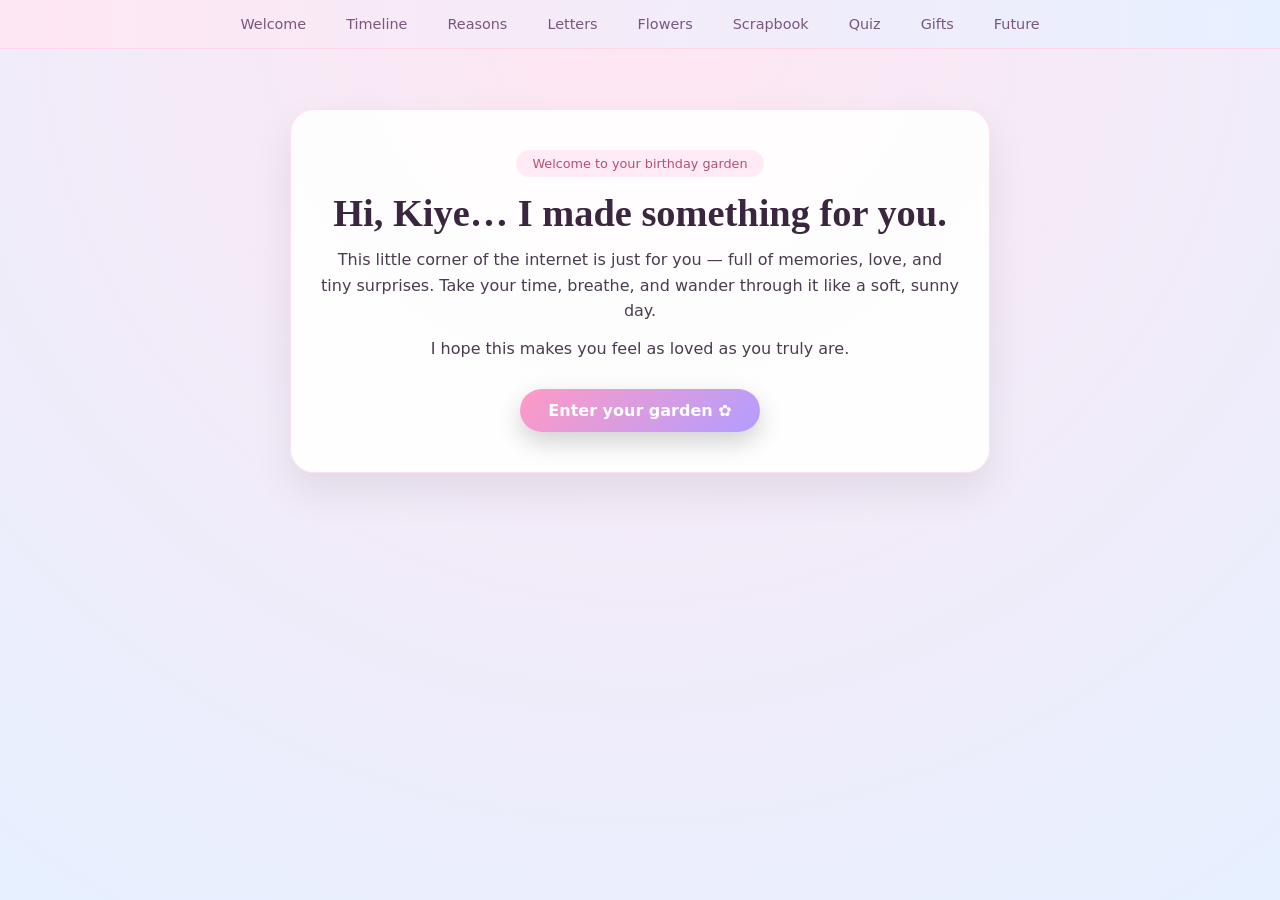
<file: index.html>
<!DOCTYPE html>
<html lang="en">
<head>
  <meta charset="UTF-8">
  <title>Welcome – Kiye’s Birthday Garden</title>
  <link rel="stylesheet" href="style.css">
</head>

<body>

<nav class="navbar">
  <a href="index.html">Welcome</a>
  <a href="timeline.html">Timeline</a>
  <a href="reasons.html">Reasons</a>
  <a href="letters.html">Letters</a>
  <a href="flowers.html">Flowers</a>
  <a href="scrapbook.html">Scrapbook</a>
  <a href="quiz.html">Quiz</a>
  <a href="gifts.html">Gifts</a>
  <a href="future.html">Future</a>
</nav>

<section class="welcome-section">
  <div class="welcome-card">
    <div class="pill">Welcome to your birthday garden</div>

    <h1>Hi, Kiye… I made something for you.</h1>

    <p>
      This little corner of the internet is just for you — full of memories, love,
      and tiny surprises. Take your time, breathe, and wander through it like a
      soft, sunny day.
    </p>

    <p>
      I hope this makes you feel as loved as you truly are.
    </p>

    <a class="btn" href="timeline.html">Enter your garden ✿</a>
  </div>
</section>

</body>
</html>
</file>
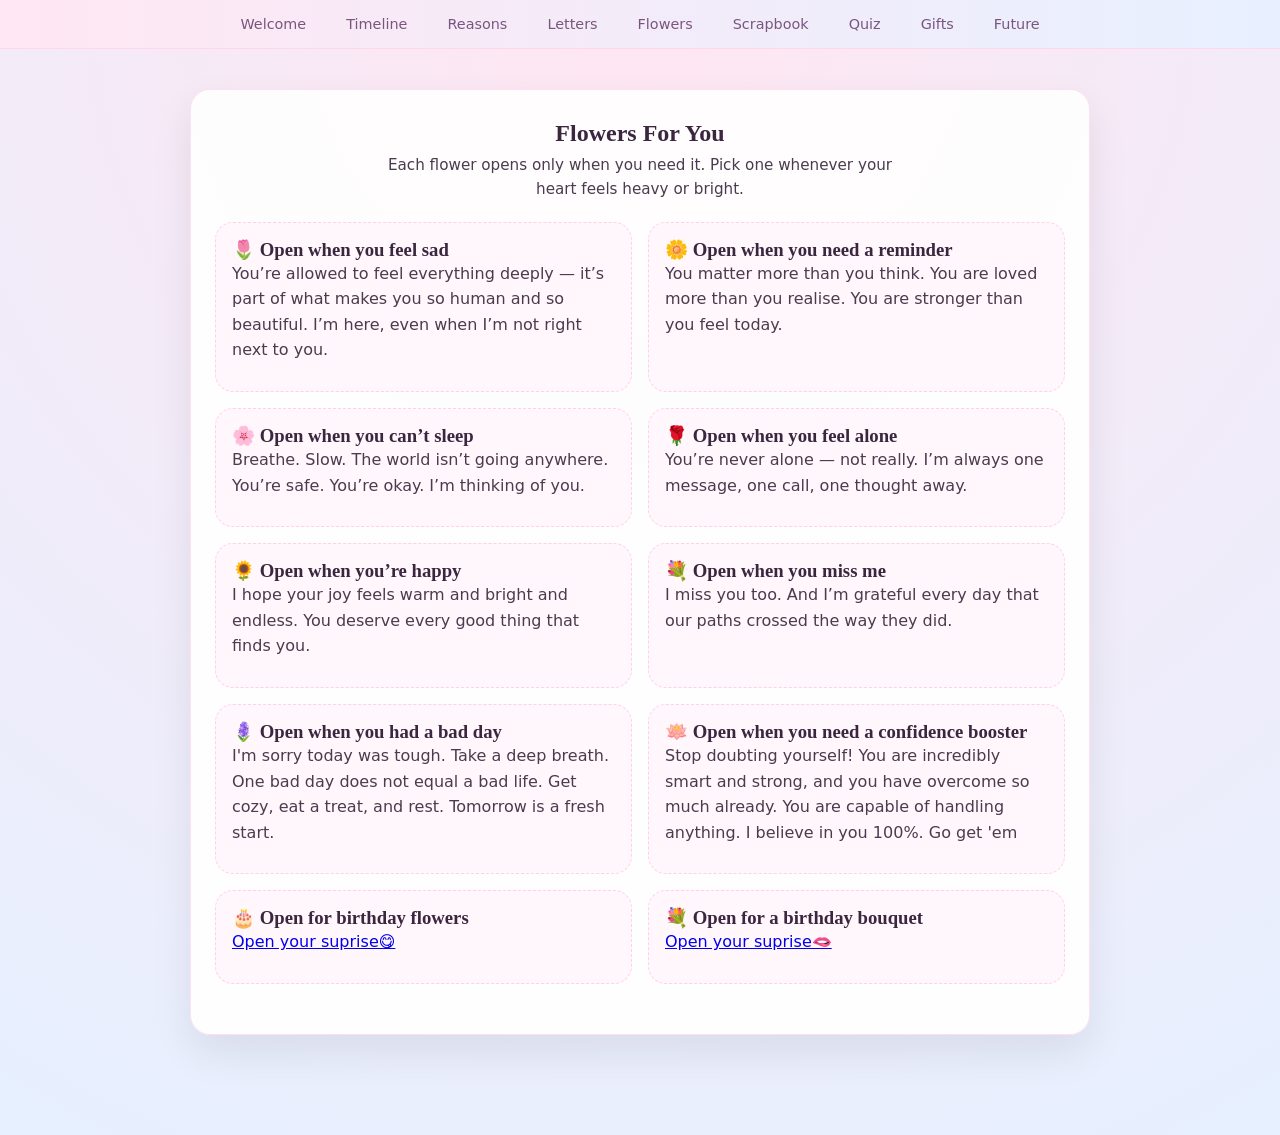
<file: flowers.html>
<!DOCTYPE html>
<html lang="en">
<head>
  <meta charset="UTF-8">
  <title>Flowers – Kiye’s Birthday Garden</title>
  <link rel="stylesheet" href="style.css">
</head>

<body>

<nav class="navbar">
  <a href="index.html">Welcome</a>
  <a href="timeline.html">Timeline</a>
  <a href="reasons.html">Reasons</a>
  <a href="letters.html">Letters</a>
  <a href="flowers.html">Flowers</a>
  <a href="scrapbook.html">Scrapbook</a>
  <a href="quiz.html">Quiz</a>
  <a href="gifts.html">Gifts</a>
  <a href="future.html">Future</a>
</nav>

<section class="card">
  <div class="section-title">
    <h2>Flowers For You</h2>
    <p>Each flower opens only when you need it. Pick one whenever your heart feels heavy or bright.</p>
  </div>

  <div class="grid grid-2">

    <!-- FLOWER 1 -->
    <div class="flower-card">
      <h3>🌷 Open when you feel sad</h3>
      <p>
        You’re allowed to feel everything deeply — it’s part of what makes you so human and so beautiful.  
        I’m here, even when I’m not right next to you.
      </p>
    </div>

    <!-- FLOWER 2 -->
    <div class="flower-card">
      <h3>🌼 Open when you need a reminder</h3>
      <p>
        You matter more than you think.  
        You are loved more than you realise.  
        You are stronger than you feel today.
      </p>
    </div>

    <!-- FLOWER 3 -->
    <div class="flower-card">
      <h3>🌸 Open when you can’t sleep</h3>
      <p>
        Breathe. Slow.  
        The world isn’t going anywhere.  
        You’re safe. You’re okay.  
        I’m thinking of you.
      </p>
    </div>

    <!-- FLOWER 4 -->
    <div class="flower-card">
      <h3>🌹 Open when you feel alone</h3>
      <p>
        You’re never alone — not really.  
        I’m always one message, one call, one thought away.
      </p>
    </div>

    <!-- FLOWER 5 -->
    <div class="flower-card">
      <h3>🌻 Open when you’re happy</h3>
      <p>
        I hope your joy feels warm and bright and endless.  
        You deserve every good thing that finds you.
      </p>
    </div>

    <!-- FLOWER 6 -->
    <div class="flower-card">
      <h3>💐 Open when you miss me</h3>
      <p>
        I miss you too.  
        And I’m grateful every day that our paths crossed the way they did.
      </p>
    </div>

    <div class="flower-card">
      <h3>🪻 Open when you had a bad day</h3>
      <p>
        I'm sorry today was tough. Take a deep breath. 
        One bad day does not equal a bad life. Get cozy, eat a treat, and rest. Tomorrow is a fresh start.
      </p>
    </div>

    <div class="flower-card">
      <h3>🪷 Open when you need a confidence booster</h3>
      <p>
        Stop doubting yourself! You are incredibly smart and strong, and you have overcome so much already. 
        You are capable of handling anything. I believe in you 100%. Go get 'em
      </p>
    </div>

     <div class="flower-card">
      <h3>🎂 Open for birthday flowers</h3>
      <p>
       <a href="https://digibouquet.net/create-bouquet?b=JTdCJTIyZiUyMiUzQSU1QiUyMnJvc2UlMjIlMkM
         lMjJwZW9ueSUyMiUyQyUyMnR1bGlwJTIyJTJDJTIyZGFpc3klMjIlMkMlMjJsaWx5JTIyJTJDJTIyb3JjaGlkJTIyJTJDJTI
         yY2FtZWxsaWElMjIlMkMlMjJsb3R1cyUyMiU1RCUyQyUyMmclMjIlM0ElMjJncmVlbmVyeTQlMjIlMkMlMjJjJTIyJTNBJTIydG9ybi12aW50YWdlJTIyJTJDJTIydG8lMjIlM0ElMjJNeSUyMGJpcnRoZGF5JTIwdHdpb
         [base64]
         [base64]
         1kcmVhbSUyMiU3RA==" target="_blank">Open your suprise😋</a>

      </p>
    </div>

     <div class="flower-card">
      <h3>💐 Open for a birthday bouquet</h3>
      <p>
        <a href="https://www.attachedapp.com/send-virtual-flowers/receive/a1572b40f3a7" target="_blank">Open your suprise🫦</a>

      </p>
    </div>
  </div>

  <p class="small-note" style="margin-top: 20px; text-align:center;">
    
  </p>
</section>

</body>
</html>
</file>
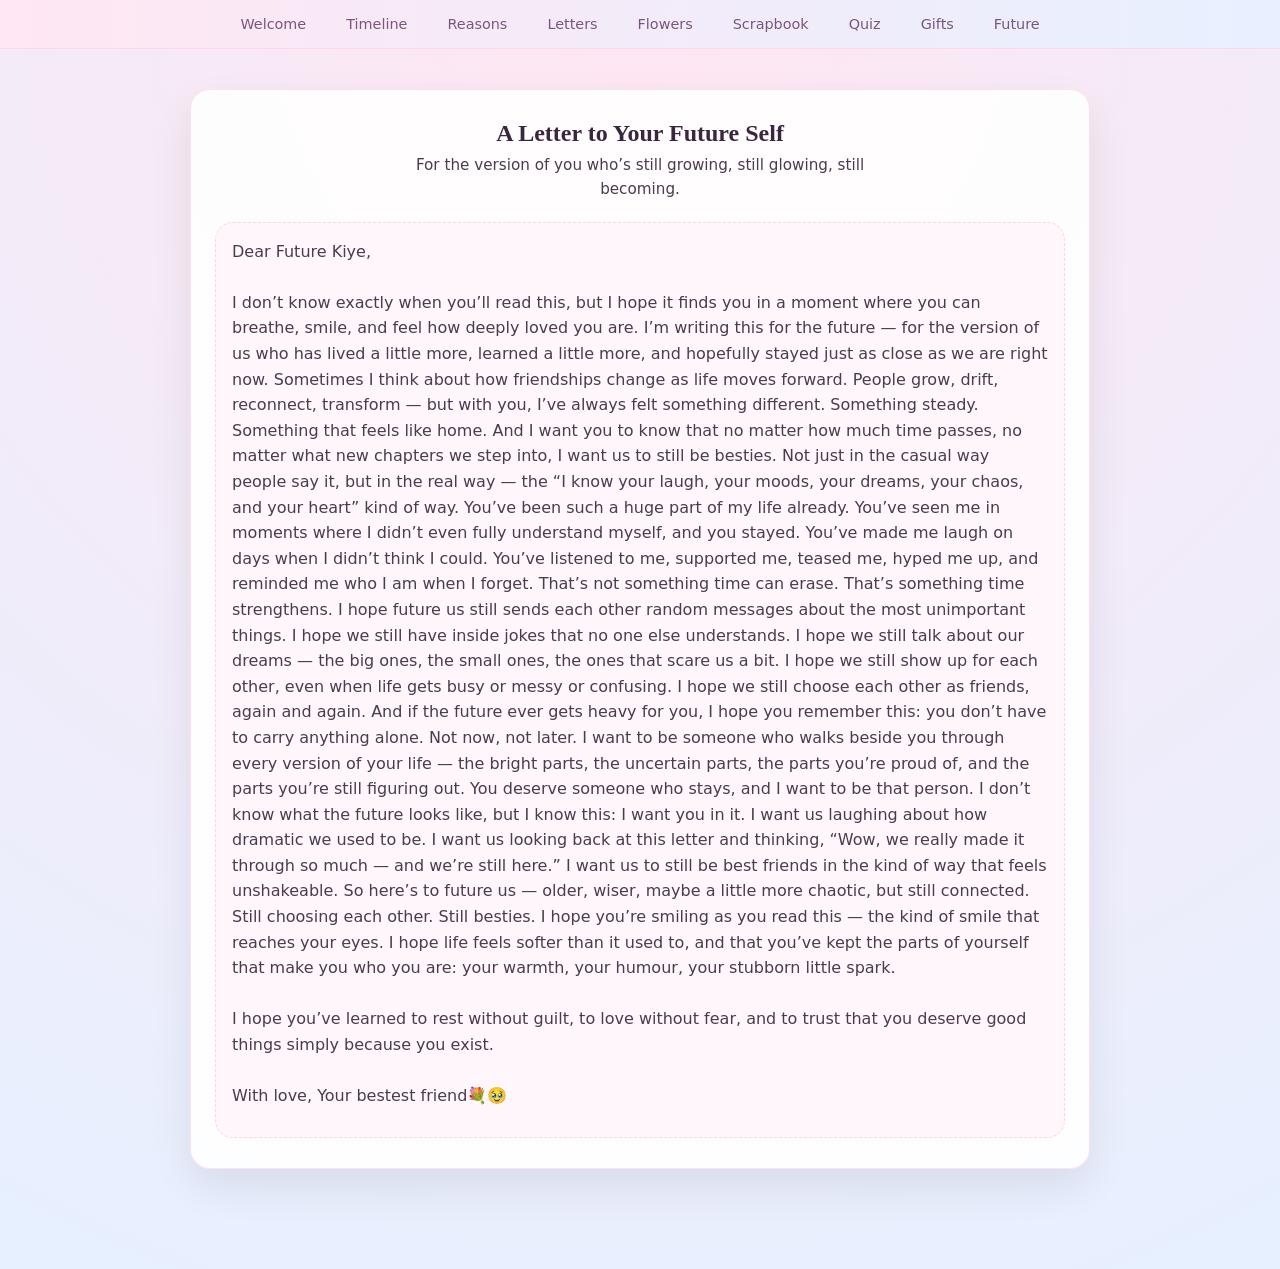
<file: future.html>
<!DOCTYPE html>
<html lang="en">
<head>
  <meta charset="UTF-8">
  <title>The Future – Kiye’s Birthday Garden</title>
  <link rel="stylesheet" href="style.css">
</head>

<body>

<nav class="navbar">
  <a href="index.html">Welcome</a>
  <a href="timeline.html">Timeline</a>
  <a href="reasons.html">Reasons</a>
  <a href="letters.html">Letters</a>
  <a href="flowers.html">Flowers</a>
  <a href="scrapbook.html">Scrapbook</a>
  <a href="quiz.html">Quiz</a>
  <a href="gifts.html">Gifts</a>
  <a href="future.html">Future</a>
</nav>

<section class="card">
  <div class="section-title">
    <h2>A Letter to Your Future Self</h2>
    <p>For the version of you who’s still growing, still glowing, still becoming.</p>
  </div>

  <div class="letter-card">
    <p>
      Dear Future Kiye,<br><br>
      
I don’t know exactly when you’ll read this, but I hope it finds you in a moment where you can breathe, smile, and feel how deeply loved you are. I’m writing this for the future — for the version of us who has lived a little more, learned a little more, and hopefully stayed just as close as we are right now.
Sometimes I think about how friendships change as life moves forward. People grow, drift, reconnect, transform — but with you, I’ve always felt something different. Something steady. Something that feels like home. And I want you to know that no matter how much time passes, no matter what new chapters we step into, I want us to still be besties. Not just in the casual way people say it, but in the real way — the “I know your laugh, your moods, your dreams, your chaos, and your heart” kind of way.
You’ve been such a huge part of my life already. You’ve seen me in moments where I didn’t even fully understand myself, and you stayed. You’ve made me laugh on days when I didn’t think I could. You’ve listened to me, supported me, teased me, hyped me up, and reminded me who I am when I forget. That’s not something time can erase. That’s something time strengthens.
I hope future us still sends each other random messages about the most unimportant things. I hope we still have inside jokes that no one else understands. I hope we still talk about our dreams — the big ones, the small ones, the ones that scare us a bit. I hope we still show up for each other, even when life gets busy or messy or confusing. I hope we still choose each other as friends, again and again.
And if the future ever gets heavy for you, I hope you remember this: you don’t have to carry anything alone. Not now, not later. I want to be someone who walks beside you through every version of your life — the bright parts, the uncertain parts, the parts you’re proud of, and the parts you’re still figuring out. You deserve someone who stays, and I want to be that person.
I don’t know what the future looks like, but I know this: I want you in it. I want us laughing about how dramatic we used to be. I want us looking back at this letter and thinking, “Wow, we really made it through so much — and we’re still here.” I want us to still be best friends in the kind of way that feels unshakeable.
So here’s to future us — older, wiser, maybe a little more chaotic, but still connected. Still choosing each other. Still besties.


      I hope you’re smiling as you read this — the kind of smile that reaches your eyes.  
      I hope life feels softer than it used to, and that you’ve kept the parts of yourself  
      that make you who you are: your warmth, your humour, your stubborn little spark.<br><br>

      I hope you’ve learned to rest without guilt, to love without fear,  
      and to trust that you deserve good things simply because you exist.<br><br>

      With love,
      Your bestest friend💐🥹
</file>
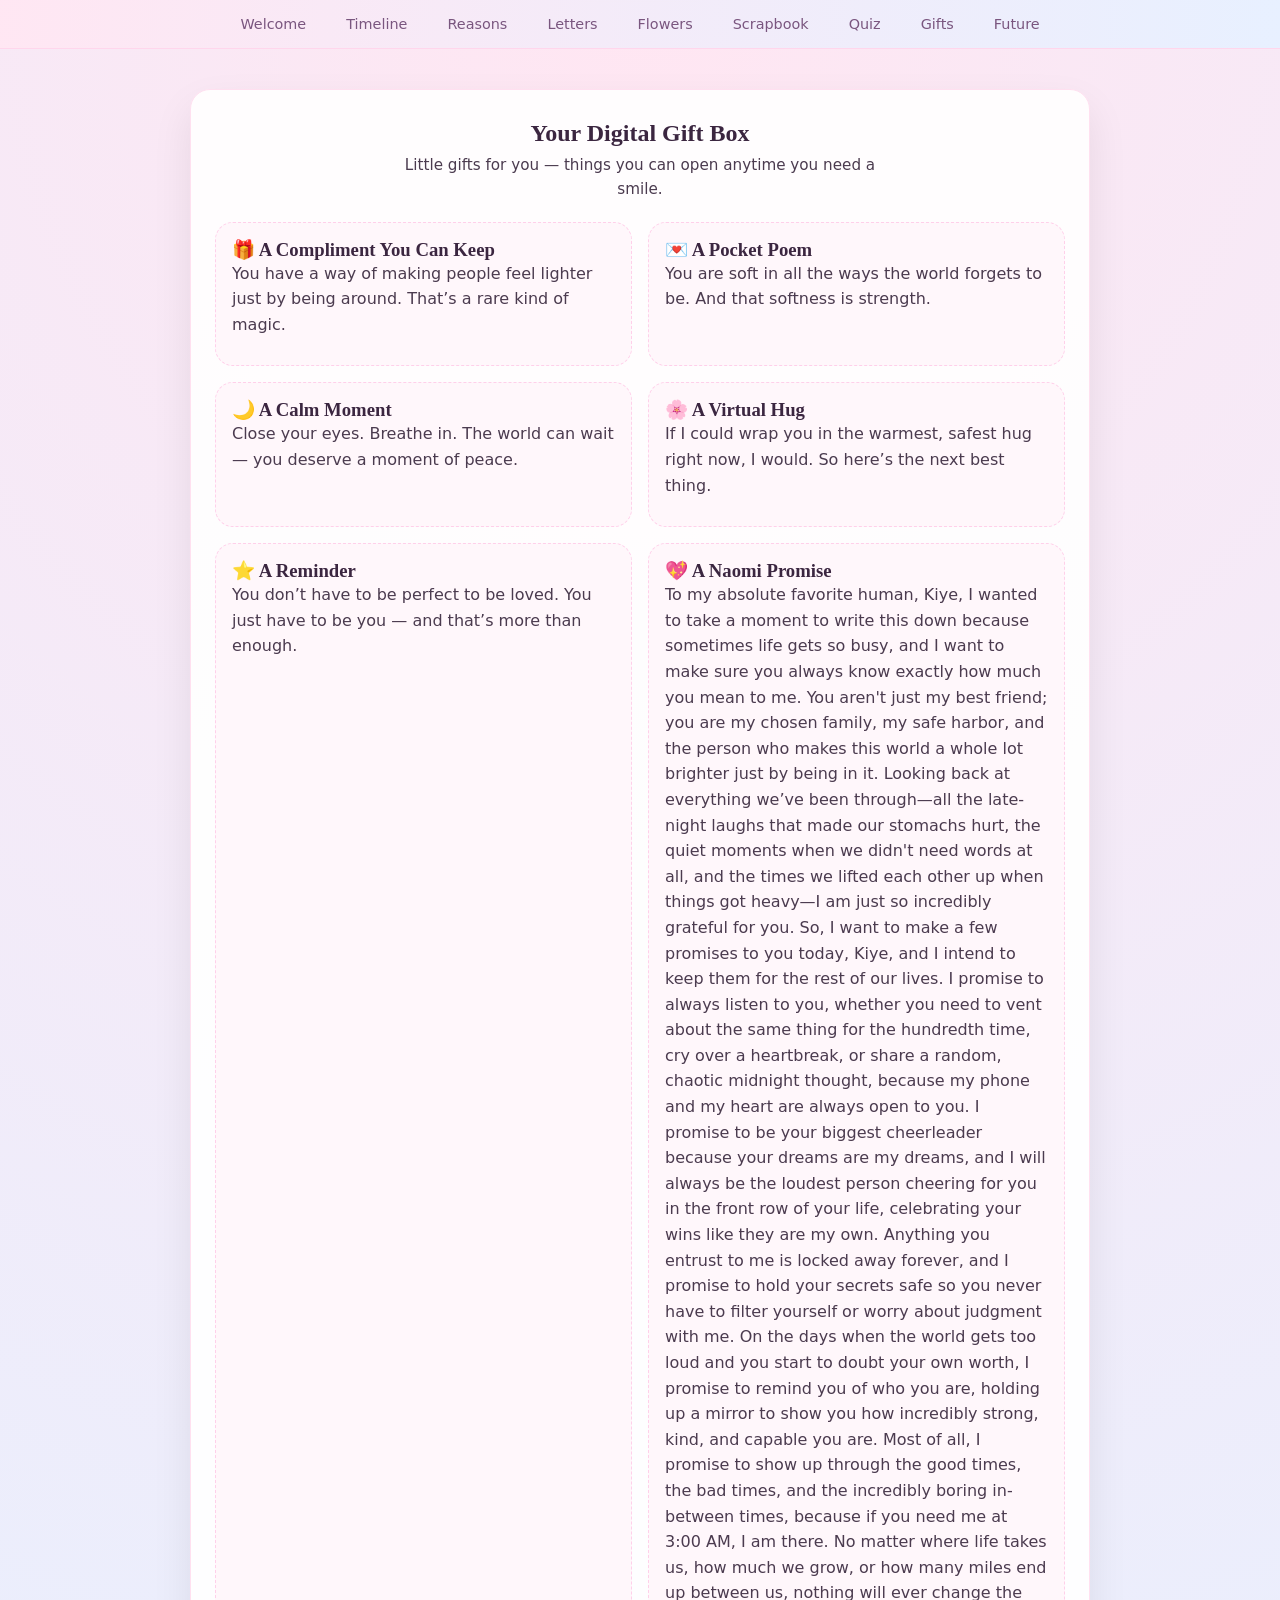
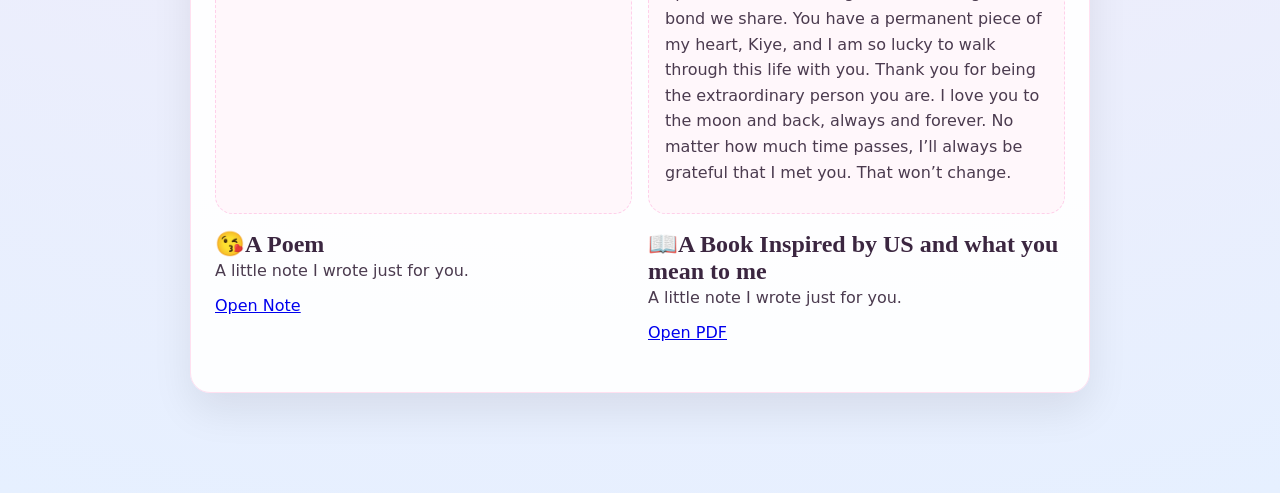
<file: gifts.html>
<!DOCTYPE html>
<html lang="en">
<head>
  <meta charset="UTF-8">
  <title>Gifts – Kiye’s Birthday Garden</title>
  <link rel="stylesheet" href="style.css">
</head>

<body>

<nav class="navbar">
  <a href="index.html">Welcome</a>
  <a href="timeline.html">Timeline</a>
  <a href="reasons.html">Reasons</a>
  <a href="letters.html">Letters</a>
  <a href="flowers.html">Flowers</a>
  <a href="scrapbook.html">Scrapbook</a>
  <a href="quiz.html">Quiz</a>
  <a href="gifts.html">Gifts</a>
  <a href="future.html">Future</a>
</nav>

<section class="card">
  <div class="section-title">
    <h2>Your Digital Gift Box</h2>
    <p>Little gifts for you — things you can open anytime you need a smile.</p>
  </div>

  <div class="grid grid-2">

    <!-- GIFT 1 -->
    <div class="gift-card">
      <h3>🎁 A Compliment You Can Keep</h3>
      <p>
        You have a way of making people feel lighter just by being around.  
        That’s a rare kind of magic.
      </p>
    </div>

    <!-- GIFT 2 -->
    <div class="gift-card">
      <h3>💌 A Pocket Poem</h3>
      <p>
        You are soft in all the ways the world forgets to be.  
        And that softness is strength.
      </p>
    </div>

    <!-- GIFT 3 -->
    <div class="gift-card">
      <h3>🌙 A Calm Moment</h3>
      <p>
        Close your eyes.  
        Breathe in.  
        The world can wait — you deserve a moment of peace.
      </p>
    </div>

    <!-- GIFT 4 -->
    <div class="gift-card">
      <h3>🌸 A Virtual Hug</h3>
      <p>
        If I could wrap you in the warmest, safest hug right now, I would.  
        So here’s the next best thing.
      </p>
    </div>

    <!-- GIFT 5 -->
    <div class="gift-card">
      <h3>⭐ A Reminder</h3>
      <p>
        You don’t have to be perfect to be loved.  
        You just have to be you — and that’s more than enough.
      </p>
    </div>

    <!-- GIFT 6 -->
    <div class="gift-card">
      <h3>💖 A Naomi Promise</h3>
      <p>
        To my absolute favorite human, Kiye,

I wanted to take a moment to write this down because sometimes life gets so busy, and I want to make sure you always know exactly how much you mean to me. You aren't just my best friend; you are my chosen family, my safe harbor, and the person who makes this world a whole lot brighter 
        just by being in it. Looking back at everything we’ve been through—all the late-night laughs that made our stomachs hurt,
        the quiet moments when we didn't need words at all, and the times we lifted each other up when things got heavy—I am just so incredibly grateful for you.

So, I want to make a few promises to you today, Kiye, 
        and I intend to keep them for the rest of our lives.

I promise to always listen to you, whether you need to vent about the same thing 
        for the hundredth time, cry over a heartbreak, or share a random, chaotic midnight thought, because my phone and my heart are always open to you.
        I promise to be your biggest cheerleader because your dreams are my dreams, and I will always be the loudest person cheering for you in the front row of your life, celebrating your wins like they are my own. Anything you entrust to me is locked away forever, and I promise to hold your secrets safe so you never have to 
        filter yourself or worry about judgment with me. On the days when the world gets too loud and you start to doubt your own worth, I promise to remind you of who you are, holding up a mirror to show you how incredibly strong, kind, and capable you are. Most of all, I promise to show up through the good times, the bad times,
        and the incredibly boring in-between times,
        because if you need me at 3:00 AM, I am there.

No matter where life takes us, how much we grow, or how many miles end up between us, nothing will ever change the bond we share. You have a permanent piece of my heart, Kiye, and I am so lucky to walk through this life with you. Thank you for being the extraordinary person you are. I love you to the moon and back, always and forever.
        No matter how much time passes, I’ll always be grateful that I met you.  
        That won’t change.
      </p>
    </div>

    <div class="gift-box">
  <h2>😘A Poem</h2>
  <p>A little note I wrote just for you.</p>
  <a href="https://www.icloud.com/notes/0769d_baXX6M7ssaQsG-fll1g" target="_blank">Open Note</a>
</div>

     <div class="gift-box">
  <h2>📖A Book Inspired by US and what you mean to me </h2>
  <p>A little note I wrote just for you.</p>
  <a href="https://www.icloud.com/iclouddrive/0c8GTXBkvinbLb7IeBi-jmYLg#Kiyes_book_" target="_blank">Open PDF</a>
</div>

    


  </div>

  <p class="small-note" style="margin-top: 20px; text-align:center;">
    

  </p>
</section>

</body>
</html>
</file>
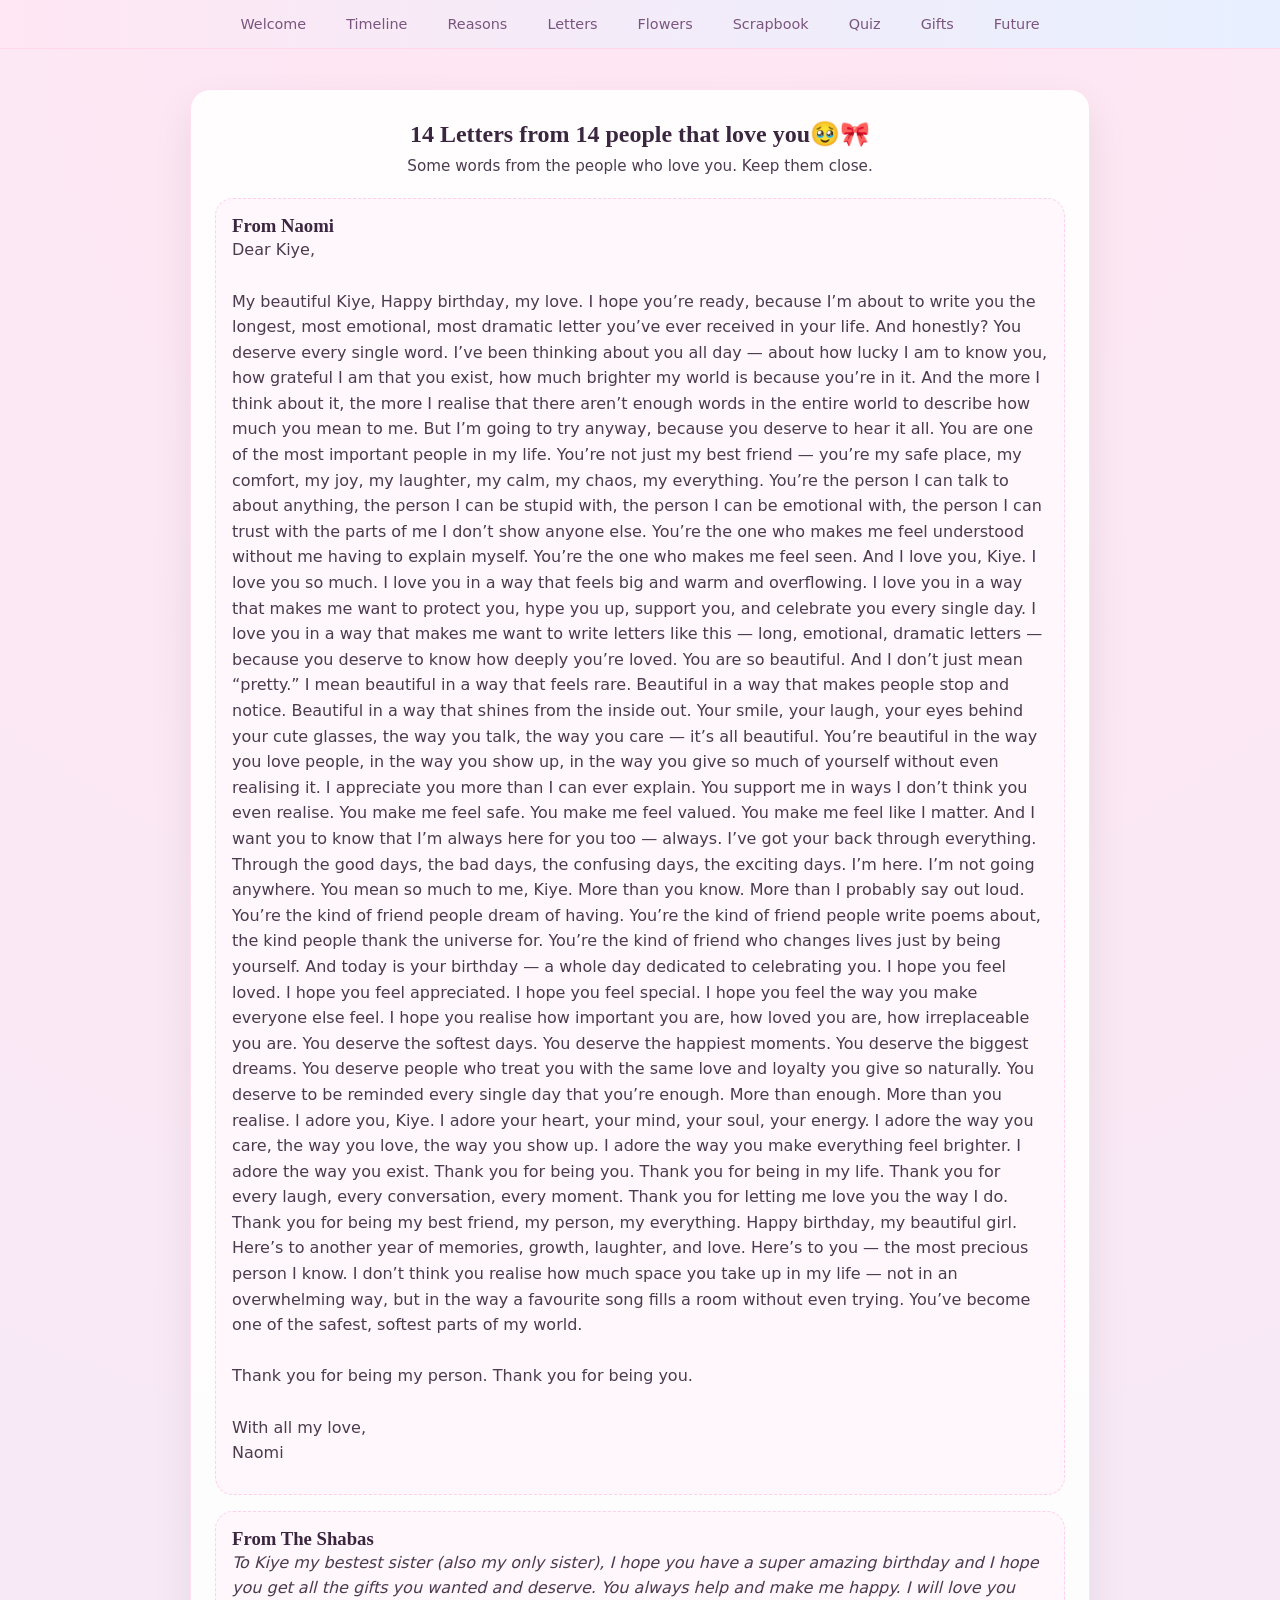
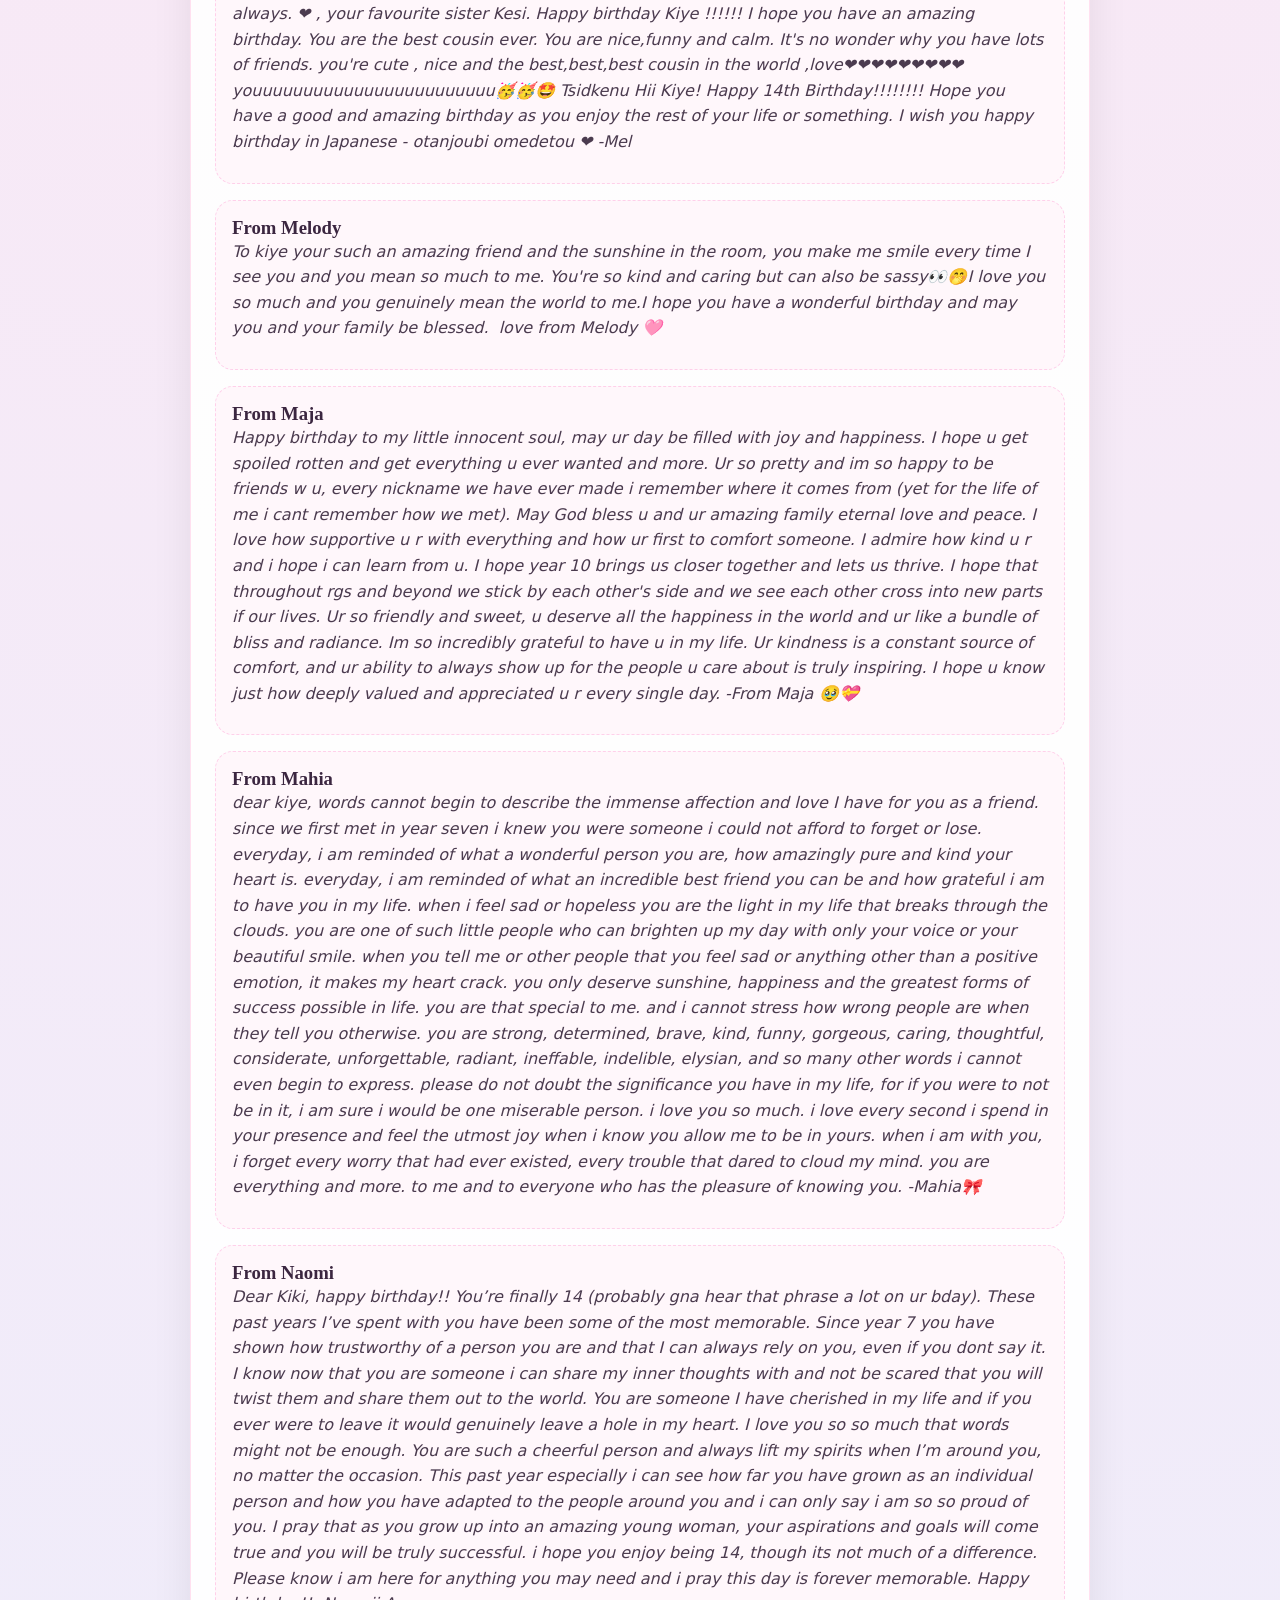
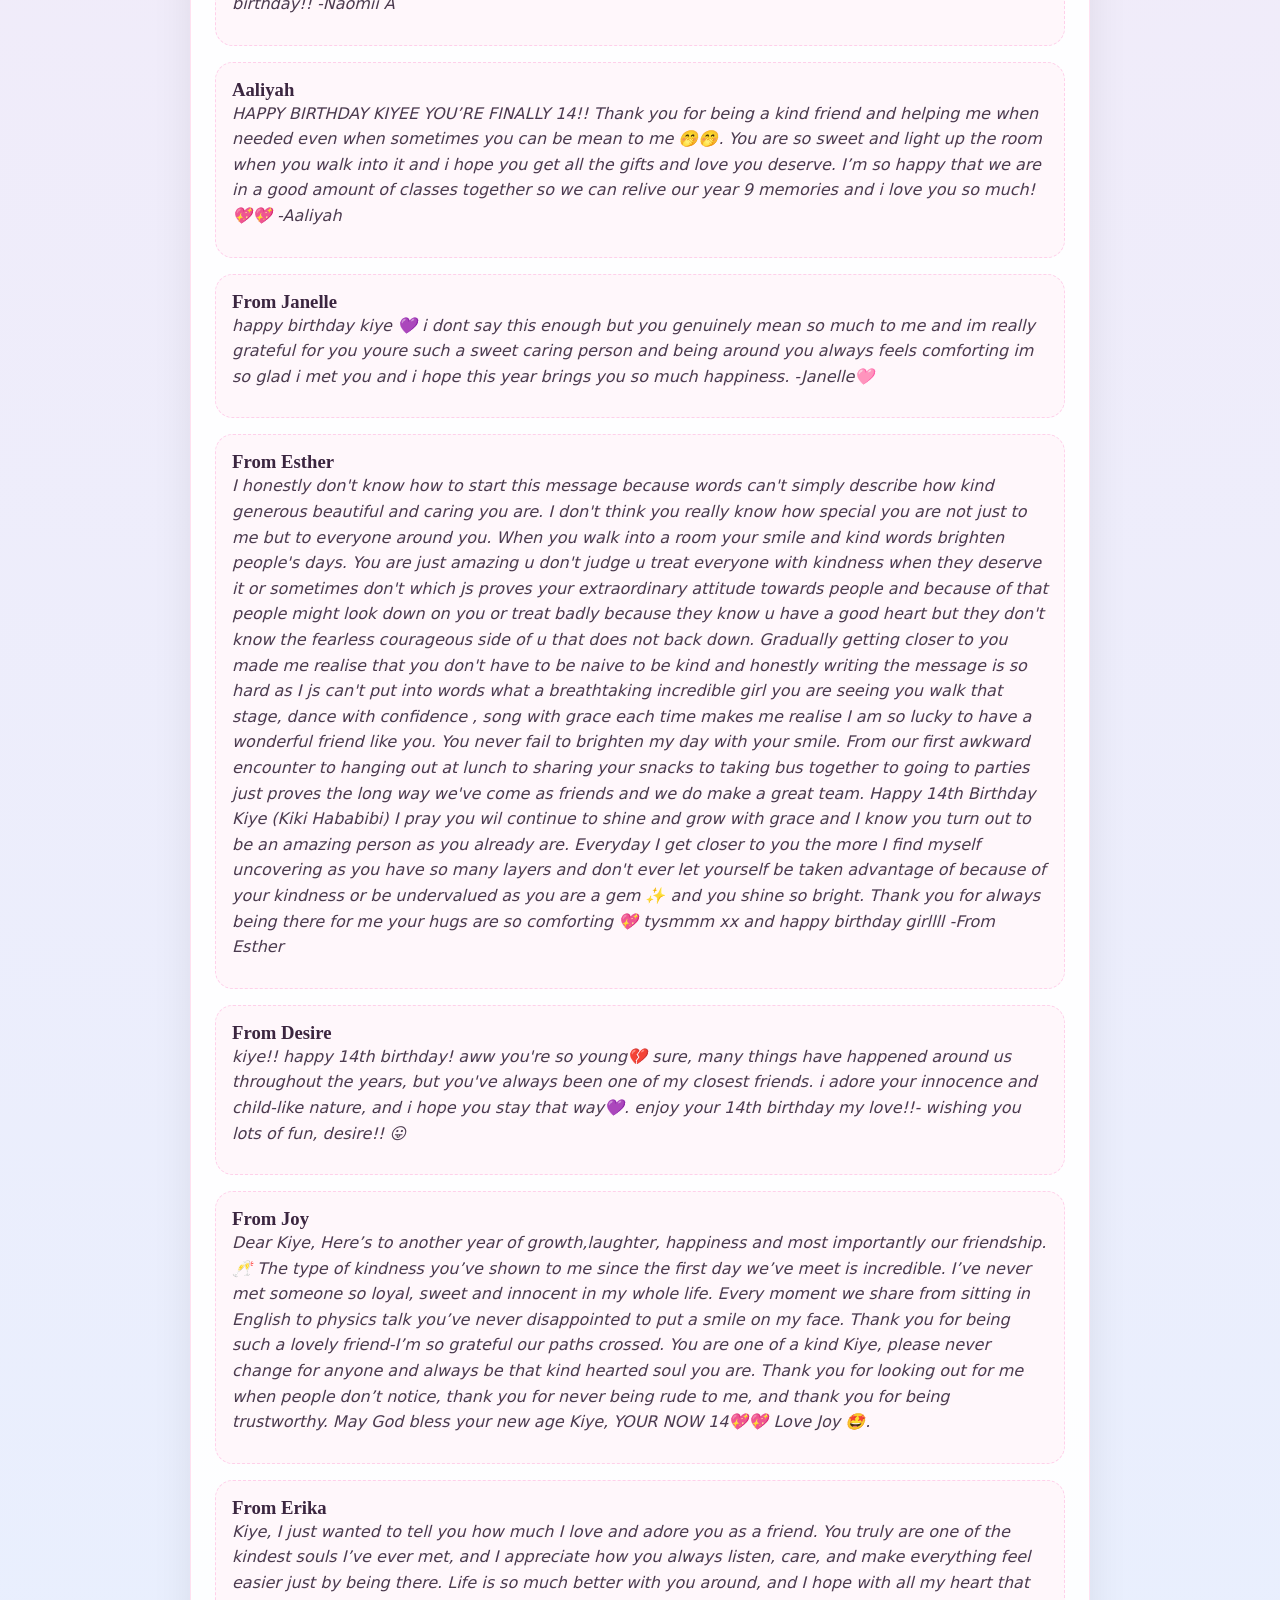
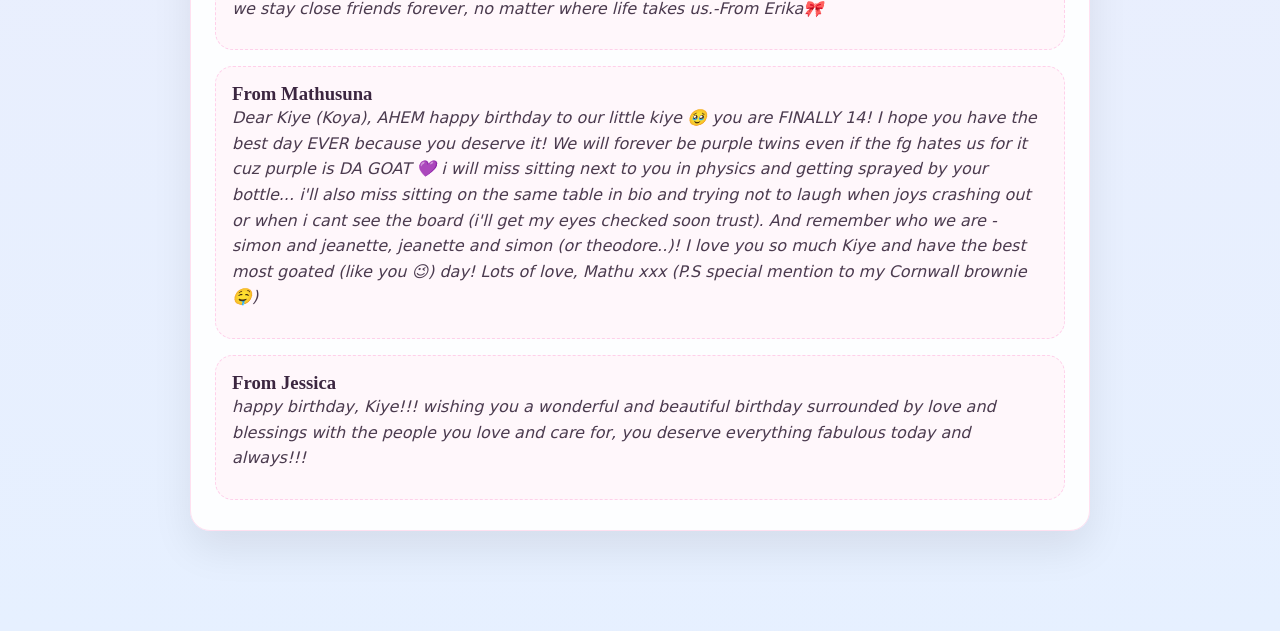
<file: letters.html>
<!DOCTYPE html>
<html lang="en">
<head>
  <meta charset="UTF-8">
  <title>Letters – Kiye’s Birthday Garden</title>
  <link rel="stylesheet" href="style.css">
</head>

<body>

<nav class="navbar">
  <a href="index.html">Welcome</a>
  <a href="timeline.html">Timeline</a>
  <a href="reasons.html">Reasons</a>
  <a href="letters.html">Letters</a>
  <a href="flowers.html">Flowers</a>
  <a href="scrapbook.html">Scrapbook</a>
  <a href="quiz.html">Quiz</a>
  <a href="gifts.html">Gifts</a>
  <a href="future.html">Future</a>
</nav>

<section class="card">
  <div class="section-title">
    <h2>14 Letters from 14 people that love you🥹🎀</h2>
    <p>Some words from the people who love you. Keep them close.</p>
  </div>

  <div class="grid">

    <!-- LETTER 1 -->
    <div class="letter-card">
      <h3>From Naomi</h3>
      <p>
        Dear Kiye,<br><br>
        My beautiful Kiye,
Happy birthday, my love. I hope you’re ready, because I’m about to write you the longest, most emotional, most dramatic letter you’ve ever received in your life. And honestly? You deserve every single word.
I’ve been thinking about you all day — about how lucky I am to know you, how grateful I am that you exist, how much brighter my world is because you’re in it. And the more I think about it, the more I realise that there aren’t enough words in the entire world to describe how much you mean to me. But I’m going to try anyway, because you deserve to hear it all.
You are one of the most important people in my life. You’re not just my best friend — you’re my safe place, my comfort, my joy, my laughter, my calm, my chaos, my everything. You’re the person I can talk to about anything, the person I can be stupid with, the person I can be emotional with, the person I can trust with the parts of me I don’t show anyone else. You’re the one who makes me feel understood without me having to explain myself. You’re the one who makes me feel seen.
And I love you, Kiye. I love you so much. I love you in a way that feels big and warm and overflowing. I love you in a way that makes me want to protect you, hype you up, support you, and celebrate you every single day. I love you in a way that makes me want to write letters like this — long, emotional, dramatic letters — because you deserve to know how deeply you’re loved.
You are so beautiful. And I don’t just mean “pretty.” I mean beautiful in a way that feels rare. Beautiful in a way that makes people stop and notice. Beautiful in a way that shines from the inside out. Your smile, your laugh, your eyes behind your cute glasses, the way you talk, the way you care — it’s all beautiful. You’re beautiful in the way you love people, in the way you show up, in the way you give so much of yourself without even realising it.
I appreciate you more than I can ever explain. You support me in ways I don’t think you even realise. You make me feel safe. You make me feel valued. You make me feel like I matter. And I want you to know that I’m always here for you too — always. I’ve got your back through everything. Through the good days, the bad days, the confusing days, the exciting days. I’m here. I’m not going anywhere.
You mean so much to me, Kiye. More than you know. More than I probably say out loud. You’re the kind of friend people dream of having. You’re the kind of friend people write poems about, the kind people thank the universe for. You’re the kind of friend who changes lives just by being yourself.
And today is your birthday — a whole day dedicated to celebrating you. I hope you feel loved. I hope you feel appreciated. I hope you feel special. I hope you feel the way you make everyone else feel. I hope you realise how important you are, how loved you are, how irreplaceable you are.
You deserve the softest days. You deserve the happiest moments. You deserve the biggest dreams. You deserve people who treat you with the same love and loyalty you give so naturally. You deserve to be reminded every single day that you’re enough. More than enough. More than you realise.
I adore you, Kiye. I adore your heart, your mind, your soul, your energy. I adore the way you care, the way you love, the way you show up. I adore the way you make everything feel brighter. I adore the way you exist.
Thank you for being you. Thank you for being in my life. Thank you for every laugh, every conversation, every moment. Thank you for letting me love you the way I do. Thank you for being my best friend, my person, my everything.
Happy birthday, my beautiful girl.
Here’s to another year of memories, growth, laughter, and love.
Here’s to you — the most precious person I know.
        I don’t think you realise how much space you take up in my life — not in an overwhelming way, but in the way a favourite song fills a room without even trying. You’ve become one of the safest, softest parts of my world.<br><br>
        Thank you for being my person. Thank you for being you.<br><br>
        With all my love,<br>
        Naomi
      </p>
    </div>

    <!-- LETTER 2 -->
    <div class="letter-card">
      <h3>From The Shabas</h3>
      <p>
        <em>To Kiye my bestest sister (also my only sister), I hope you have a super amazing birthday and I hope you get all
the gifts you wanted and deserve. You always help and make me happy. I will love you always.
❤️ , your favourite sister Kesi.
Happy birthday Kiye !!!!!! I hope you have an amazing birthday. You are the best cousin ever.
You are nice,funny and calm. It's no wonder why you have lots of friends.  you're cute ,
nice and the best,best,best cousin in the world ,love❤️❤️❤️❤️❤️❤️❤️❤️❤️ youuuuuuuuuuuuuuuuuuuuuuuu🥳🥳🤩 Tsidkenu
Hii Kiye!
Happy 14th Birthday!!!!!!!!
Hope you have a good and amazing birthday as you enjoy the rest of your life or something.
I wish you  happy birthday  in Japanese -  otanjoubi omedetou ❤️
-Mel</em>
      </p>
    </div>

    <!-- LETTER 3 -->
    <div class="letter-card">
      <h3>From Melody</h3>
      <p>
        <em>To kiye
your such an amazing friend and the sunshine in the room,
you make me smile every time I see you and you mean so much to me. 
You're so kind and caring but can also be sassy👀🤭I love you so much 
and you genuinely mean the world to me.I hope you have a wonderful birthday and may you and your family be blessed. 
love from Melody 🩷</em>
      </p>
    </div>

    <!-- LETTER 4 -->
    <div class="letter-card">
      <h3>From Maja</h3>
      <p>
        <em>Happy birthday to my little innocent soul, may ur day be filled with joy and happiness.
I hope u get spoiled rotten and get everything u ever wanted and more.
Ur so pretty and im so happy to be friends w u, every nickname we have 
ever made i remember where it comes from (yet for the life of me i cant
remember how we met). May God bless u and ur amazing family eternal love and peace.
I love how supportive u r with everything and how ur first to comfort someone.
I admire how kind u r and i hope i can learn from u. I hope year 10 brings us
closer together and lets us thrive. I hope that throughout rgs and beyond we stick
by each other's side and we see each other cross into new parts if our lives.
Ur so friendly and sweet, u deserve all the happiness in the world and ur like
a bundle of bliss and radiance. Im so incredibly grateful to have u in my life.
Ur kindness is a constant source of comfort, and ur ability to always show up for 
the people u care about is truly inspiring. I hope u know just how deeply valued 
and appreciated u r every single day.
-From Maja 🥹💝
</em>
      </p>
    </div>

     <div class="letter-card">
      <h3>From Mahia</h3>
      <p>
        <em>dear kiye, words cannot begin to describe the immense affection and love I have for you as a friend.
since we first met in year seven i knew you were someone i could not afford to forget or lose.
everyday, i am reminded of what a wonderful person you are, how amazingly pure and kind your heart is.
everyday, i am reminded of what an incredible best friend you can be and how grateful i am to have you in my life.
when i feel sad or hopeless you are the light in my life that breaks through the clouds. you are one of such little
people who can brighten up my day with only your voice or your beautiful smile. when you tell me or other people that
you feel sad or anything other than a positive emotion, it makes my heart crack. you only deserve sunshine, happiness
and the greatest forms of success possible in life. you are that special to me. and i cannot stress how wrong people
are when they tell you otherwise. you are strong, determined, brave, kind, funny, gorgeous, caring, thoughtful,
considerate, unforgettable, radiant, ineffable, indelible, elysian, and so many other words i cannot even begin
to express. please do not doubt the significance you have in my life, for if you were to not be in it,
i am sure i would be one miserable person. i love you so much. i love every second i spend in your presence
and feel the utmost joy when i know you allow me to be in yours. when i am with you, i forget every worry
that had ever existed, every trouble that dared to cloud my mind. you are everything and more.
to me and to everyone who has the pleasure of knowing you. -Mahia🎀 </em>
      </p>
    </div> 
    
    <div class="letter-card">
      <h3>From Naomi</h3>
      <p>
        <em>Dear Kiki,
happy birthday!! You’re finally 14 (probably gna hear that phrase a lot on ur bday). These past years I’ve spent 
with you have been some of the most memorable. Since year 7 you have shown how trustworthy of a person you are and 
that I can always rely on you, even if you dont say it. I know now that you are someone i can share my inner thoughts 
with and not be scared that you will twist them and share them out to the world. You are someone I have cherished in my 
life and if you ever were to leave it would genuinely leave a hole in my heart. I love you so so much that words might 
not be enough. You are such a cheerful person and always lift my spirits when I’m around you, no matter the occasion. 
This past year especially i can see how far you have grown as an individual person and how you have adapted to the people 
around you and i can only say i am so so proud of you. I pray that as you grow up into an amazing young woman, your aspirations 
and goals will come true and you will be truly successful. i hope you enjoy being 14, though its not much of a difference. Please 
know i am here for anything you may need and i pray this day is forever memorable. Happy birthday!! -Naomii A
</em>
      </p>
    </div> 
  
    <div class="letter-card">
      <h3>Aaliyah</h3>
      <p>
        <em>HAPPY BIRTHDAY KIYEE 
YOU’RE FINALLY 14!! Thank you for being a kind friend and
helping me when needed even when sometimes you can be mean to me 🤭🤭.
You are so sweet and light up the room when you walk into it and i hope
you get all the gifts and love you deserve.
I’m so happy that we are in a good amount of classes together
so we can relive our year 9 memories and i love you so much!💖💖 -Aaliyah</em>
      </p>
    </div> 
    
    <div class="letter-card">
      <h3>From Janelle</h3>
      <p>
        <em>happy birthday kiye 💜
i dont say this enough but you genuinely mean so much to me and im really grateful for you
youre such a sweet caring person and being around you always feels comforting
im so glad i met you and i hope this year brings you so much happiness. -Janelle🩷</em>
      </p>
    </div> 
    
    <div class="letter-card">
      <h3>From Esther</h3>
      <p>
        <em>I honestly don't know how to start this message because words can't simply
describe how kind generous beautiful and caring you are. I don't think you really know 
how special you are not just to me but to everyone around you. When you walk into a room 
your smile and kind words brighten people's days. You are just amazing u don't judge u treat 
everyone with kindness when they deserve it or sometimes don't which js proves your extraordinary 
attitude towards people and because of that people might look down on you or treat badly because 
they know u have a good heart but they don't know the fearless courageous side of u that does not
back down. Gradually getting closer to you made me realise that you don't have to be naive to be 
kind and honestly writing the message is so hard as I js can't put into words what a breathtaking
incredible girl you are seeing you walk that stage, dance with confidence , song with grace each
time makes me realise I am so lucky to have a wonderful friend like you. You never fail to brighten 
my day with your smile. From our first awkward encounter to hanging out at lunch to sharing your 
snacks to taking bus together to going to parties just proves the long way we've come as friends 
and we do make a great team.
Happy 14th Birthday Kiye (Kiki Hababibi)
 I pray you wil continue to shine and grow with 
grace and I know you turn out to be an amazing person as you 
already are. Everyday I get closer to you the more I find myself uncovering as 
you have so many layers and don't ever let yourself be taken advantage of because of 
your kindness or be undervalued as you are a gem ✨️ and you shine so bright. Thank you 
for always being there for me your hugs are so comforting 💖 tysmmm xx and happy birthday 
girllll -From Esther</em>
      </p>
    </div> 
    
    <div class="letter-card">
      <h3>From Desire</h3>
      <p>
        <em>kiye!! happy 14th birthday! aww you're so young💔
      sure, many things have happened around us throughout the years,
  but you've always been one of my closest friends. i adore your innocence and child-like nature,
  and i hope you stay that way💜. enjoy your 14th birthday my love!!- wishing you lots of fun, desire!! 😛</em>
      </p>
    </div>
    
    <div class="letter-card">
      <h3>From Joy</h3>
      <p>
        <em>Dear Kiye,
Here’s to another year of  growth,laughter, happiness and most importantly our friendship.🥂
The type of kindness you’ve shown to me since the first day we’ve meet is incredible.
I’ve never met someone so loyal, sweet and innocent in my whole life. Every moment we share from sitting in 
English to physics talk you’ve never disappointed to put a smile on my face.
Thank you for being such a lovely friend-I’m so grateful our paths crossed.
You are one of a kind Kiye, please never change for anyone and always be that kind hearted soul you are.
Thank you for looking out for me when people don’t notice, thank you for never being rude to me,
and thank you for being trustworthy. 
May God bless your new age Kiye,
YOUR NOW 14💖💖
Love Joy 🤩.</em>
      </p>
    </div> 
    
    <div class="letter-card">
      <h3>From Erika</h3>
      <p>
        <em>Kiye, I just wanted to tell you how much I love and adore you as a friend.
  You truly are one of the kindest souls I’ve ever met, and I appreciate how you always listen,
care, and make everything feel easier just by being there. Life is so much better with you around,
and I hope with all my heart that we stay close friends forever, no matter where life takes us.-From Erika🎀</em>
      </p>
    </div>
    
    <div class="letter-card">
      <h3>From Mathusuna</h3>
      <p>
        <em>Dear Kiye (Koya),
AHEM happy birthday to our little kiye 🥹 you are FINALLY 14! I hope you have the best day 
EVER because you deserve it! We will forever be purple twins even if the fg hates us for it 
cuz purple is DA GOAT 💜 i will miss sitting next to you in physics and getting sprayed by your bottle... i'll also miss
sitting on the same table in bio and trying not to laugh when joys crashing out or when i cant see the board (i'll get my
eyes checked soon trust). And remember who we are - simon and jeanette, jeanette and simon (or theodore..)!
I love you so much Kiye and have the best most goated (like you 😉) day!
Lots of love,
Mathu xxx
(P.S special mention to my Cornwall brownie 🤤)</em>
      </p>
    </div>
    
    
<div class="letter-card">
      <h3>From Jessica</h3>
      <p>
        <em>happy birthday, Kiye!!! wishing you a wonderful and beautiful birthday surrounded
by love and blessings with the people you love and care for, you deserve everything fabulous
    today and always!!!</em>
      </p>
    </div> 
    
    
  </div>

  
</section>

</body>
</html>
</file>
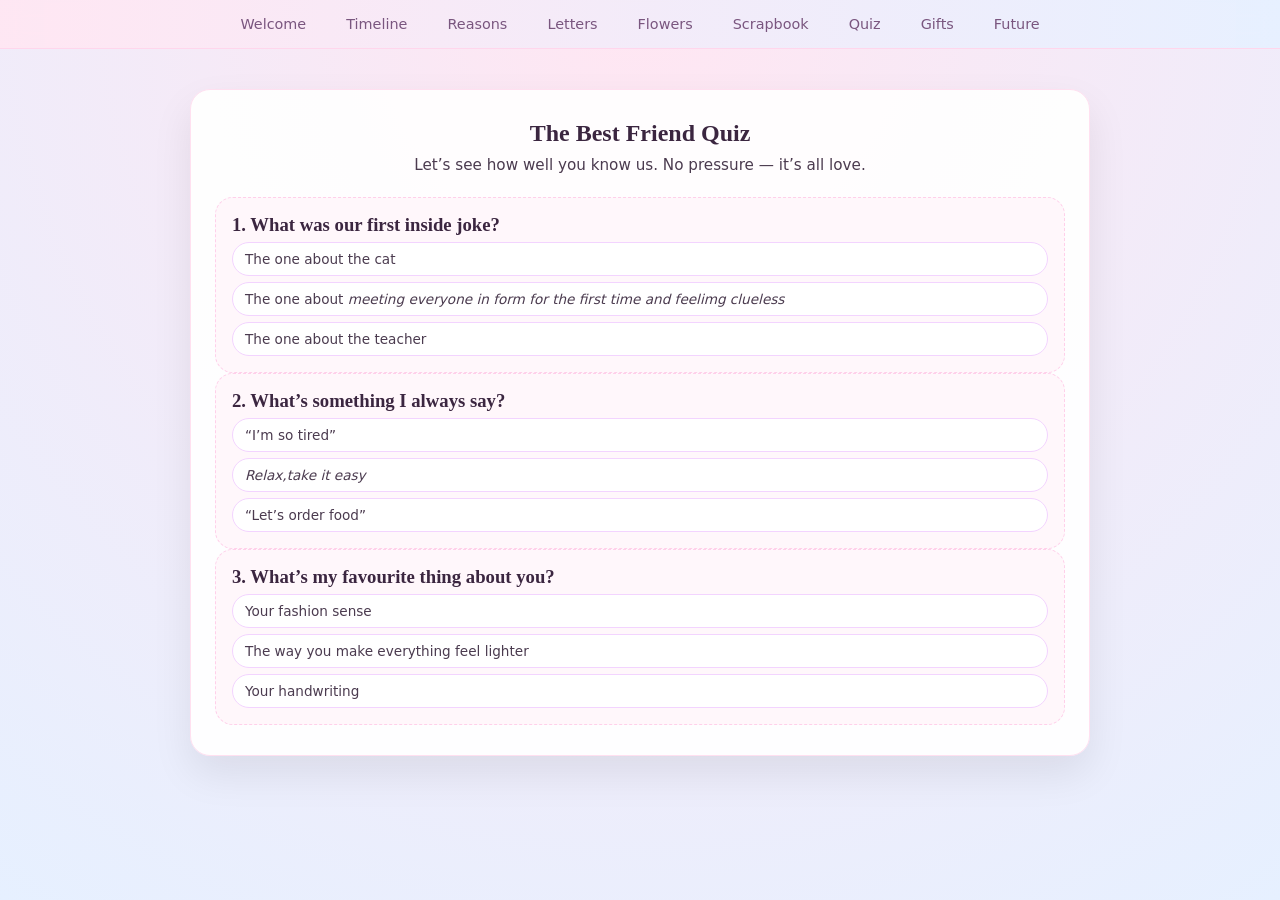
<file: quiz.html>
<!DOCTYPE html>
<html lang="en">
<head>
  <meta charset="UTF-8">
  <title>Quiz – Kiye’s Birthday Garden</title>
  <link rel="stylesheet" href="style.css">
  <script>
    function checkAnswer(question, selected) {
      const options = document.querySelectorAll(`#q${question} .quiz-option`);
      options.forEach(opt => opt.classList.remove("correct", "wrong"));

      const correct = document.querySelector(`#q${question} .quiz-option[data-correct="true"]`);

      if (selected.dataset.correct === "true") {
        selected.classList.add("correct");
      } else {
        selected.classList.add("wrong");
        correct.classList.add("correct");
      }
    }
  </script>
</head>

<body>

<nav class="navbar">
  <a href="index.html">Welcome</a>
  <a href="timeline.html">Timeline</a>
  <a href="reasons.html">Reasons</a>
  <a href="letters.html">Letters</a>
  <a href="flowers.html">Flowers</a>
  <a href="scrapbook.html">Scrapbook</a>
  <a href="quiz.html">Quiz</a>
  <a href="gifts.html">Gifts</a>
  <a href="future.html">Future</a>
</nav>

<section class="card">
  <div class="section-title">
    <h2>The Best Friend Quiz</h2>
    <p>Let’s see how well you know us. No pressure — it’s all love.</p>
  </div>

  <!-- QUESTION 1 -->
  <div id="q1" class="quiz-card">
    <h3>1. What was our first inside joke?</h3>

    <div class="quiz-option" onclick="checkAnswer(1, this)" data-correct="false">
      The one about the cat
    </div>

    <div class="quiz-option" onclick="checkAnswer(1, this)" data-correct="true">
      The one about <em>meeting everyone in form for the first time and feelimg clueless</em>
    </div>

    <div class="quiz-option" onclick="checkAnswer(1, this)" data-correct="false">
      The one about the teacher
    </div>
  </div>

  <!-- QUESTION 2 -->
  <div id="q2" class="quiz-card">
    <h3>2. What’s something I always say?</h3>

    <div class="quiz-option" onclick="checkAnswer(2, this)" data-correct="false">
      “I’m so tired”
    </div>

    <div class="quiz-option" onclick="checkAnswer(2, this)" data-correct="true">
      <em>Relax,take it easy</em>
    </div>

    <div class="quiz-option" onclick="checkAnswer(2, this)" data-correct="false">
      “Let’s order food”
    </div>
  </div>

  <!-- QUESTION 3 -->
  <div id="q3" class="quiz-card">
    <h3>3. What’s my favourite thing about you?</h3>

    <div class="quiz-option" onclick="checkAnswer(3, this)" data-correct="false">
      Your fashion sense
    </div>

    <div class="quiz-option" onclick="checkAnswer(3, this)" data-correct="true">
      The way you make everything feel lighter
    </div>

    <div class="quiz-option" onclick="checkAnswer(3, this)" data-correct="false">
      Your handwriting
    </div>
  </div>

  
</section>

</body>
</html>
</file>
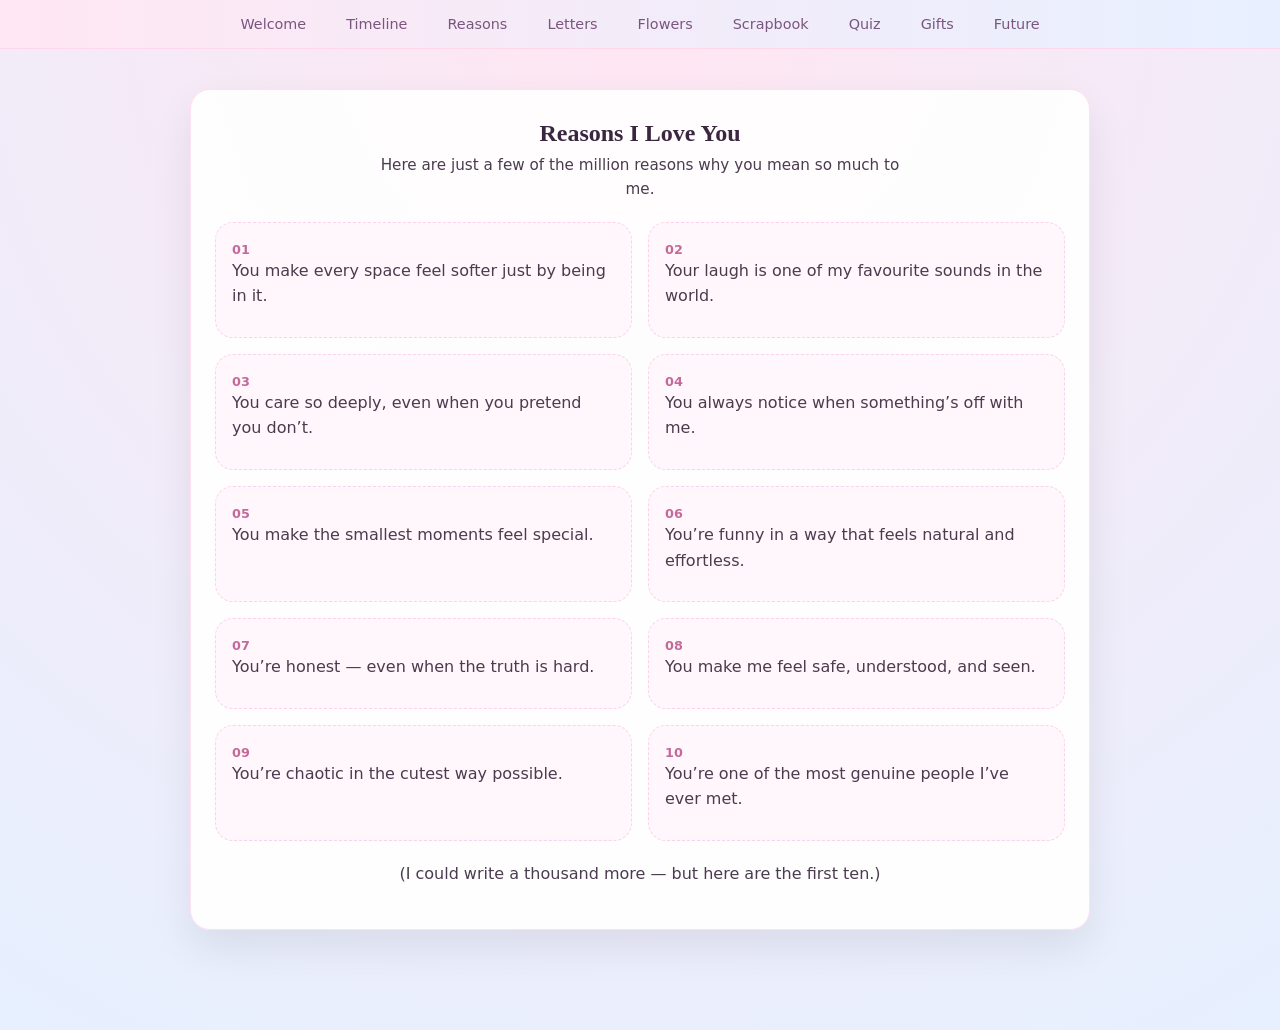
<file: reasons.html>
<!DOCTYPE html>
<html lang="en">
<head>
  <meta charset="UTF-8">
  <title>Reasons – Kiye’s Birthday Garden</title>
  <link rel="stylesheet" href="style.css">
</head>

<body>

<nav class="navbar">
  <a href="index.html">Welcome</a>
  <a href="timeline.html">Timeline</a>
  <a href="reasons.html">Reasons</a>
  <a href="letters.html">Letters</a>
  <a href="flowers.html">Flowers</a>
  <a href="scrapbook.html">Scrapbook</a>
  <a href="quiz.html">Quiz</a>
  <a href="gifts.html">Gifts</a>
  <a href="future.html">Future</a>
</nav>

<section class="card">
  <div class="section-title">
    <h2>Reasons I Love You</h2>
    <p>Here are just a few of the million reasons why you mean so much to me.</p>
  </div>

  <div class="grid grid-2">

    <div class="reason-card">
      <span class="num">01</span>
      <p>You make every space feel softer just by being in it.</p>
    </div>

    <div class="reason-card">
      <span class="num">02</span>
      <p>Your laugh is one of my favourite sounds in the world.</p>
    </div>

    <div class="reason-card">
      <span class="num">03</span>
      <p>You care so deeply, even when you pretend you don’t.</p>
    </div>

    <div class="reason-card">
      <span class="num">04</span>
      <p>You always notice when something’s off with me.</p>
    </div>

    <div class="reason-card">
      <span class="num">05</span>
      <p>You make the smallest moments feel special.</p>
    </div>

    <div class="reason-card">
      <span class="num">06</span>
      <p>You’re funny in a way that feels natural and effortless.</p>
    </div>

    <div class="reason-card">
      <span class="num">07</span>
      <p>You’re honest — even when the truth is hard.</p>
    </div>

    <div class="reason-card">
      <span class="num">08</span>
      <p>You make me feel safe, understood, and seen.</p>
    </div>

    <div class="reason-card">
      <span class="num">09</span>
      <p>You’re chaotic in the cutest way possible.</p>
    </div>

    <div class="reason-card">
      <span class="num">10</span>
      <p>You’re one of the most genuine people I’ve ever met.</p>
    </div>

  </div>

  <p class="small-note" style="margin-top: 20px; text-align:center;">
    (I could write a thousand more — but here are the first ten.)
  </p>
</section>

</body>
</html>
</file>
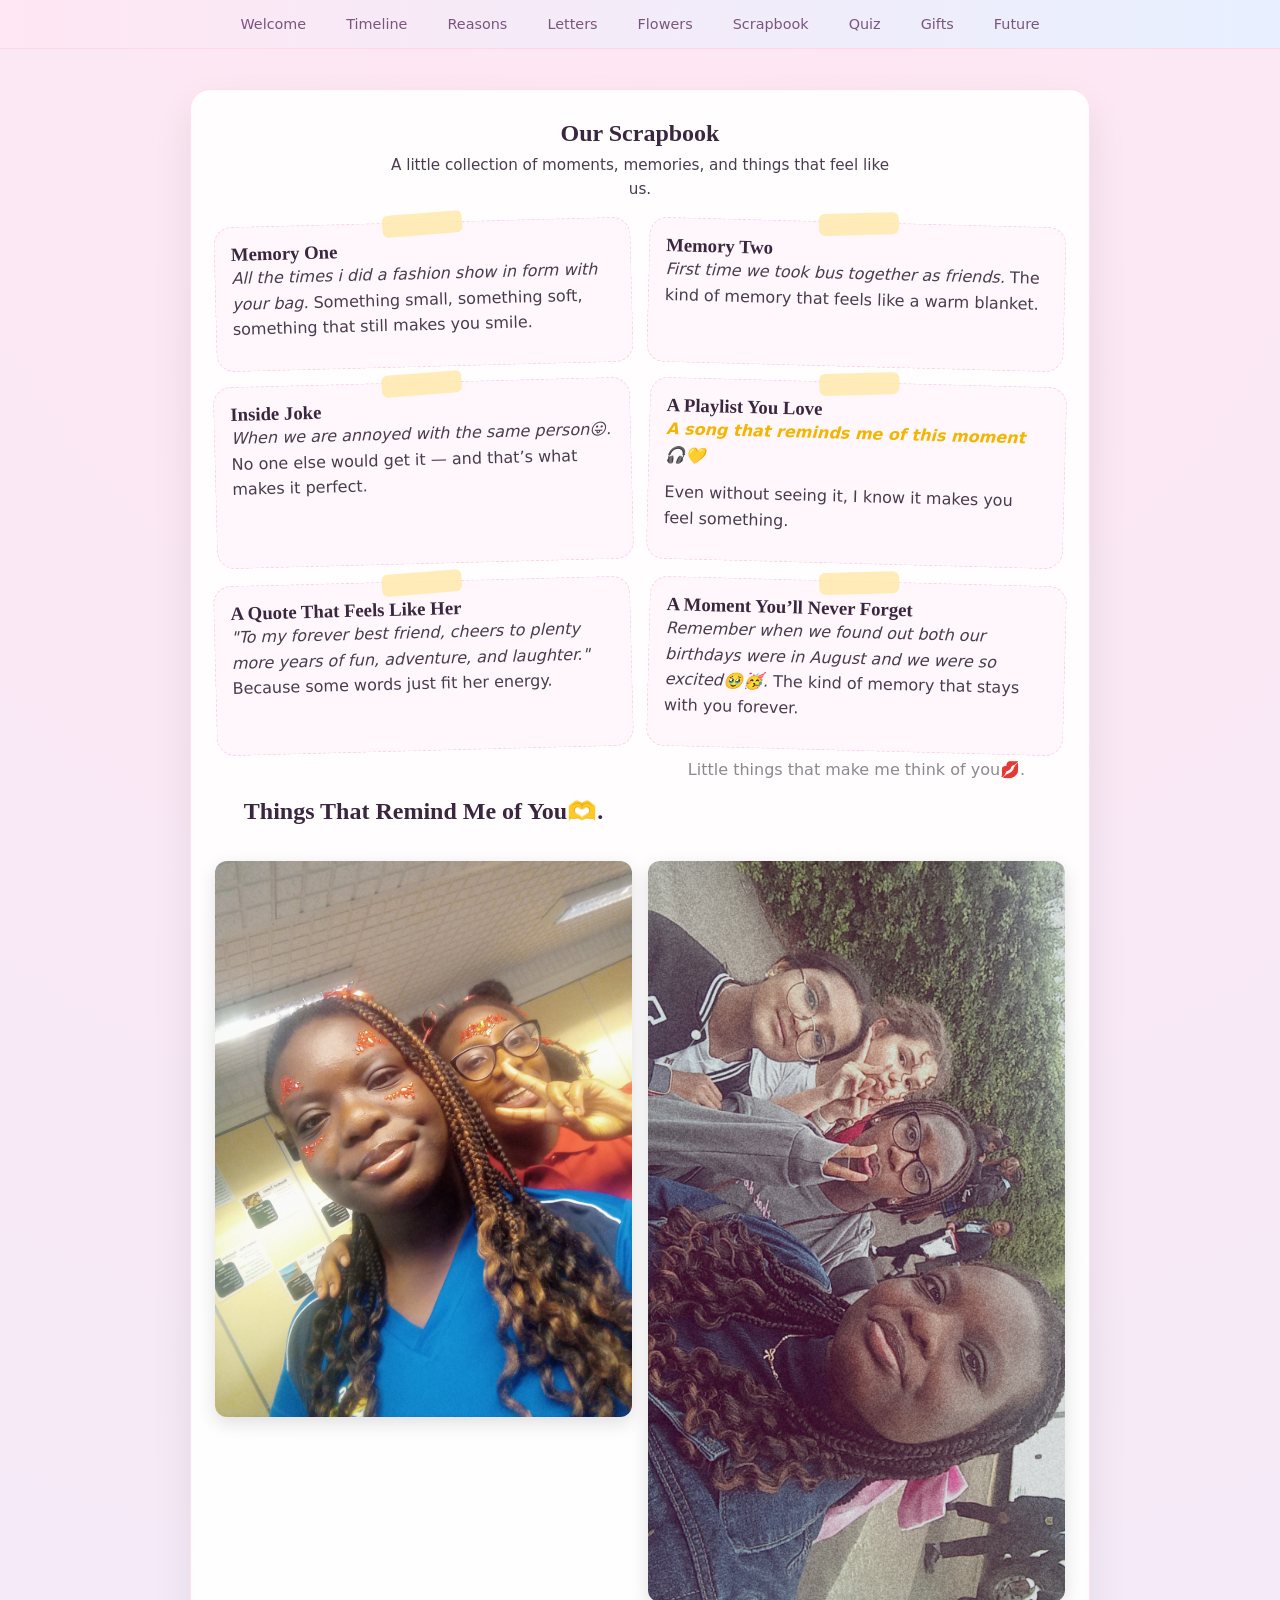
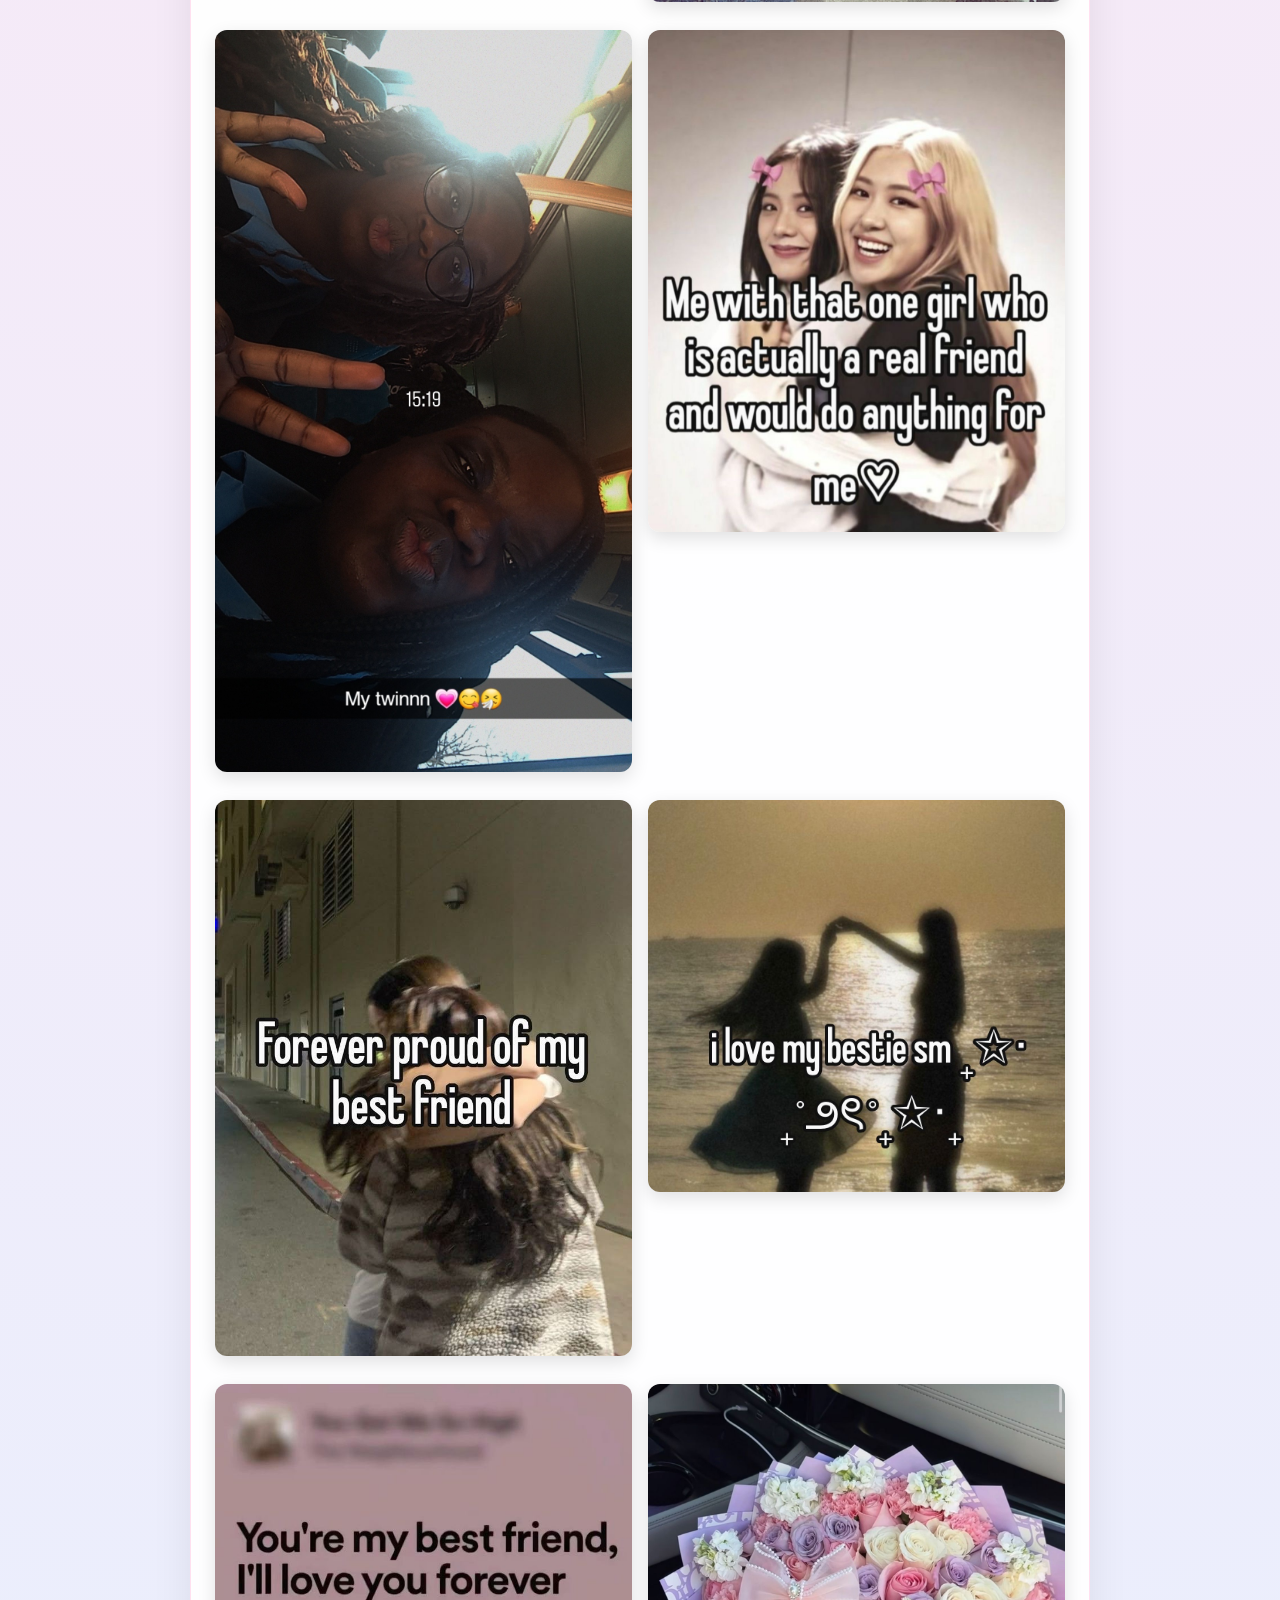
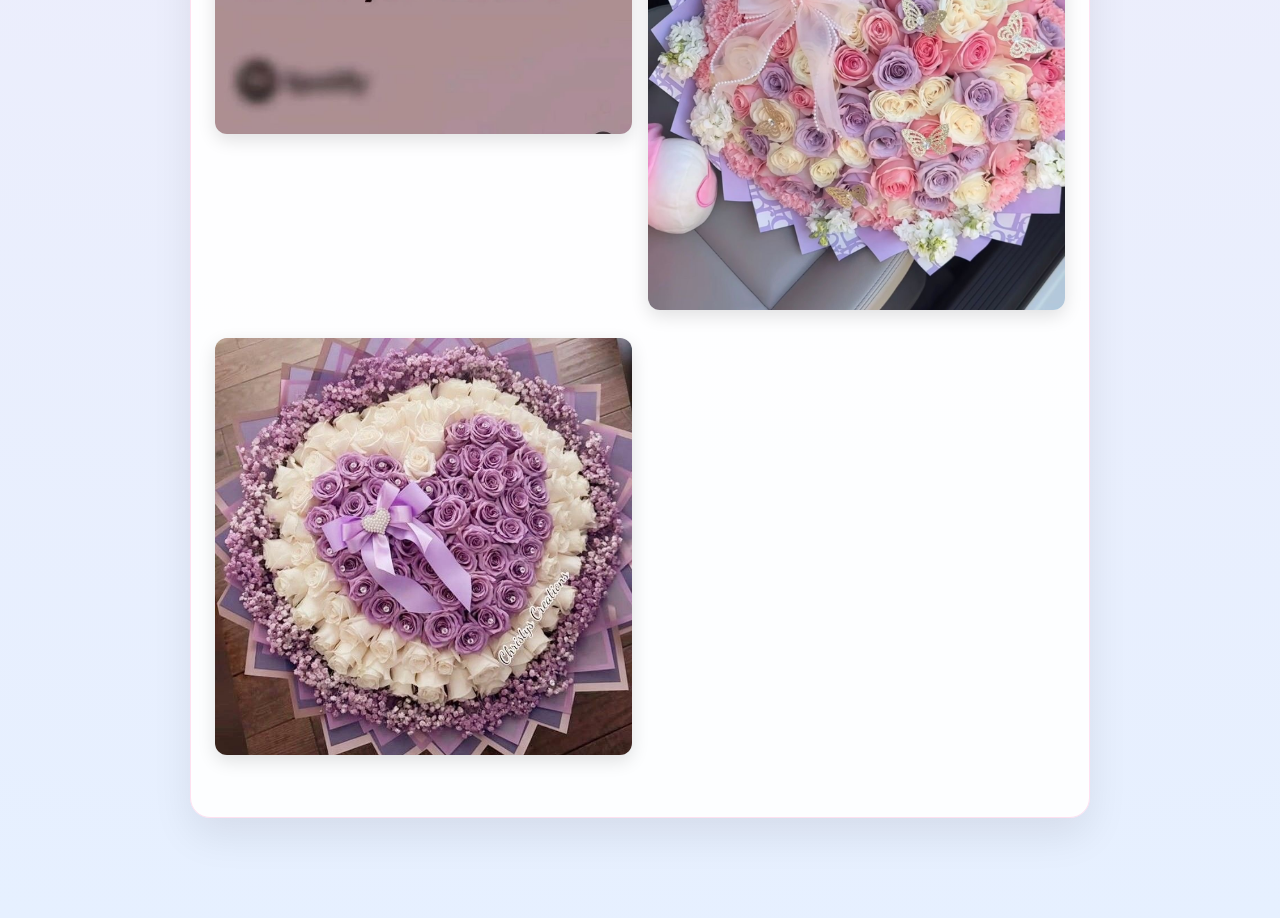
<file: scrapbook.html>
<!DOCTYPE html>
<html lang="en">
<head>
  <meta charset="UTF-8">
  <title>Scrapbook – Kiye’s Birthday Garden</title>
  <link rel="stylesheet" href="style.css">
</head>

<body>

<nav class="navbar">
  <a href="index.html">Welcome</a>
  <a href="timeline.html">Timeline</a>
  <a href="reasons.html">Reasons</a>
  <a href="letters.html">Letters</a>
  <a href="flowers.html">Flowers</a>
  <a href="scrapbook.html">Scrapbook</a>
  <a href="quiz.html">Quiz</a>
  <a href="gifts.html">Gifts</a>
  <a href="future.html">Future</a>
</nav>

<section class="card">
  <div class="section-title">
    <h2>Our Scrapbook</h2>
    <p>A little collection of moments, memories, and things that feel like us.</p>
  </div>

  <div class="grid grid-2">

    <!-- SCRAP 1 -->
    <div class="scrap-card">
      <div class="scrap-tape"></div>
      <h3>Memory One</h3>
      <p>
        <em>All the times i did a fashion show in form with your bag.</em>  
        Something small, something soft, something that still makes you smile.
      </p>
    </div>

    <!-- SCRAP 2 -->
    <div class="scrap-card">
      <div class="scrap-tape"></div>
      <h3>Memory Two</h3>
      <p>
        <em>First time we took bus together as friends.</em>  
        The kind of memory that feels like a warm blanket.
      </p>
    </div>

    <!-- SCRAP 3 -->
    <div class="scrap-card">
      <div class="scrap-tape"></div>
      <h3>Inside Joke</h3>
      <p>
        <em> When we are annoyed with the same person😛.</em>  
        No one else would get it — and that’s what makes it perfect.
      </p>
    </div>

    <!-- SCRAP 4 -->
    <div class="scrap-card">
      <div class="scrap-tape"></div>
      <h3>A Playlist You Love</h3>
      <p>
        <em>  <a href="https://open.spotify.com/playlist/1winNk4K76Ef6bNMUeu95w?si=8K7R954CTDO-5-gHXX3KBA&pi=0rojTunVQKehN"
       target="_blank"
       style="color:#f4b400; font-weight:bold; text-decoration:none;">
       A song that reminds me of this moment 🎧💛
        </a>
        </em>
      </p>
        <p>
        Even without seeing it, I know it makes you feel something.
      </p>
    </div>

    <!-- SCRAP 5 -->
    <div class="scrap-card">
      <div class="scrap-tape"></div>
      <h3>A Quote That Feels Like Her</h3>
      <p>
        <em>"To my forever best friend, cheers to plenty more years of fun, adventure, and laughter."</em>  
        Because some words just fit her energy.
      </p>
    </div>

    <!-- SCRAP 6 -->
    <div class="scrap-card">
      <div class="scrap-tape"></div>
      <h3>A Moment You’ll Never Forget</h3>
      <p>
        <em>Remember when we found out both our birthdays were in August and we were so excited🥹🥳.</em>  
        The kind of memory that stays with you forever.
      </p>
    </div>

    <h2 class="section-title" style="margin-top: 30px; text-align:center;">
  Things That Remind Me of You🫶.
</h2>

    <p style="text-align:center; color:#8a8a8f; margin-top:-10px;">
  Little things that make me think of you💋.
</p>

    

    <img src="image1.jpg" class="scrap-photo">
  <img src="image2.jpg" class="scrap-photo">
<img src="image3.jpg" class="scrap-photo">
<img src="image4.jpg" class="scrap-photo">
<img src="image5.jpg" class="scrap-photo">
<img src="image6.jpg" class="scrap-photo">
<img src="image7.jpg" class="scrap-photo">
<img src="image8.jpg" class="scrap-photo">
<img src="image9.jpg" class="scrap-photo">


  </div>

  <p class="small-note" style="margin-top: 20px; text-align:center;">
</file>
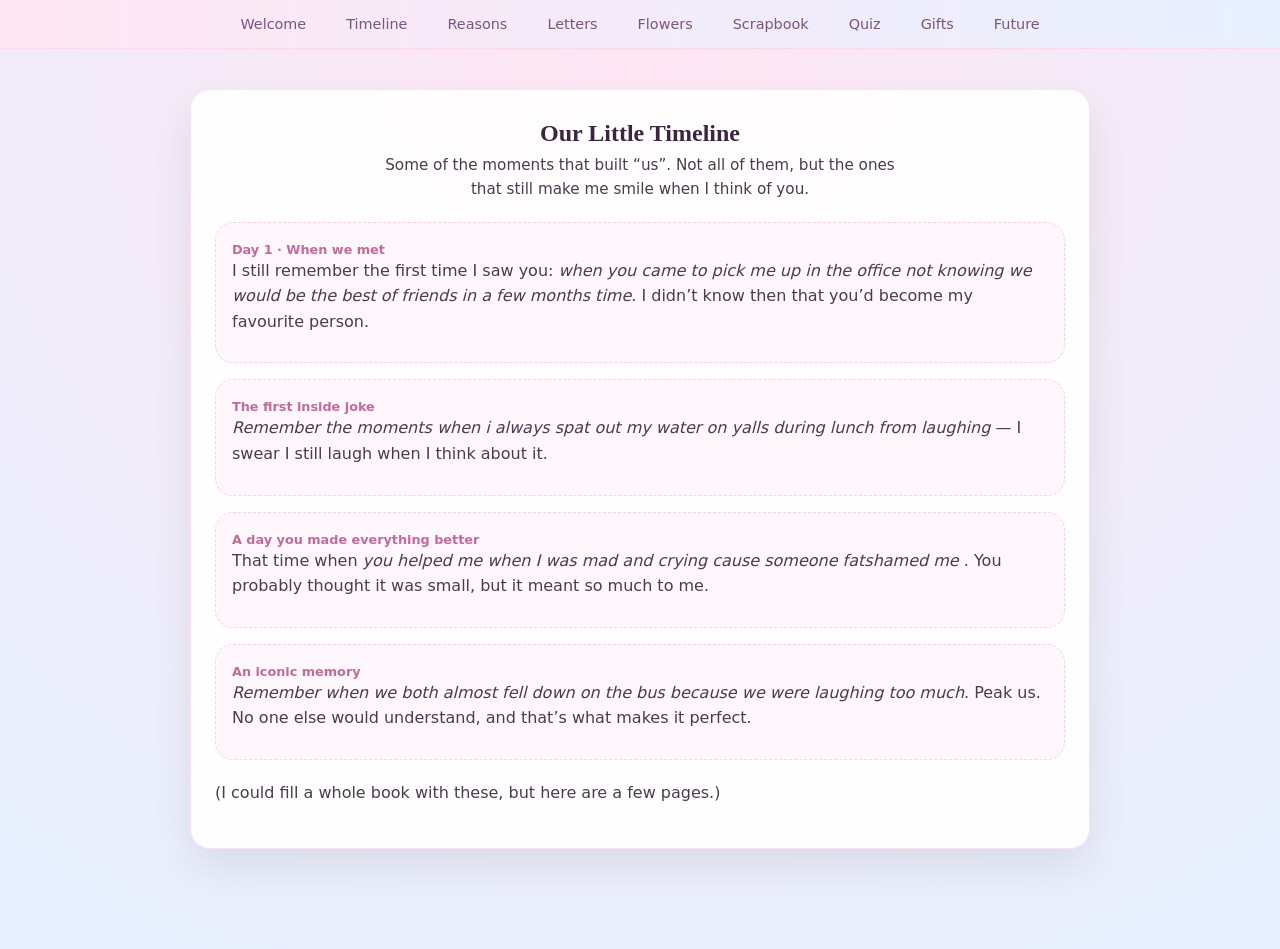
<file: timeline.html>
<!DOCTYPE html>
<html lang="en">
<head>
  <meta charset="UTF-8">
  <title>Timeline – Kiye’s Birthday Garden</title>
  <link rel="stylesheet" href="style.css">
</head>

<body>

<nav class="navbar">
  <a href="index.html">Welcome</a>
  <a href="timeline.html">Timeline</a>
  <a href="reasons.html">Reasons</a>
  <a href="letters.html">Letters</a>
  <a href="flowers.html">Flowers</a>
  <a href="scrapbook.html">Scrapbook</a>
  <a href="quiz.html">Quiz</a>
  <a href="gifts.html">Gifts</a>
  <a href="future.html">Future</a>
</nav>

<section class="card">
  <div class="section-title">
    <h2>Our Little Timeline</h2>
    <p>Some of the moments that built “us”. Not all of them, but the ones that still make me smile when I think of you.</p>
  </div>

  <div class="grid">
    <div class="reason-card">
      <span class="num">Day 1 · When we met</span>
      <p>
        I still remember the first time I saw you: <em>when you came to pick me up in the office not 
          knowing we would be the best of friends in a few months time</em>.
        I didn’t know then that you’d become my favourite person.
      </p>
    </div>

    <div class="reason-card">
      <span class="num">The first inside joke</span>
      <p>
        <em>Remember the moments when i always spat out my water on yalls during lunch from laughing</em> — I swear I still laugh
        when I think about it.
      </p>
    </div>

    <div class="reason-card">
      <span class="num">A day you made everything better</span>
      <p>
        That time when <em>you helped me when I was mad and crying cause someone fatshamed me </em>. You probably
        thought it was small, but it meant so much to me.
      </p>
    </div>

    <div class="reason-card">
      <span class="num">An iconic memory</span>
      <p>
        <em>Remember when we both almost fell down on the bus because we were laughing too much</em>. Peak us. No one else would
        understand, and that’s what makes it perfect.
      </p>
    </div>
  </div>

  <p class="small-note" style="margin-top: 20px;">
    (I could fill a whole book with these, but here are a few pages.)
  </p>
</section>

</body>
</html>
</file>
<file: style.css>
/* ------------------------------
   GLOBAL STYLES
------------------------------ */

:root {
  --bg1: #ffe6f2;
  --bg2: #e6f0ff;
  --card: #ffffffee;
  --accent: #ff9ac4;
  --accent2: #b39dff;
  --text: #4b3b4f;
  --soft: #fff7fb;
}

* {
  margin: 0;
  padding: 0;
  box-sizing: border-box;
  font-family: "Poppins", system-ui, sans-serif;
}

body {
  background: radial-gradient(circle at top, var(--bg1), var(--bg2));
  color: var(--text);
  min-height: 100vh;
  padding-bottom: 60px;
}

/* ------------------------------
   NAVIGATION BAR
------------------------------ */

.navbar {
  width: 100%;
  background: linear-gradient(to right, #ffe6f2ee, #e6f0ffee);
  backdrop-filter: blur(10px);
  border-bottom: 1px solid #ffd6ec;
  padding: 10px 20px;
  display: flex;
  flex-wrap: wrap;
  gap: 12px;
  justify-content: center;
  position: sticky;
  top: 0;
  z-index: 10;
}

.navbar a {
  text-decoration: none;
  color: #7a567f;
  font-size: 0.9rem;
  padding: 6px 14px;
  border-radius: 999px;
  transition: 0.2s;
}

.navbar a:hover {
  background: #ffeaf6;
}

/* ------------------------------
   WELCOME PAGE
------------------------------ */

.welcome-section {
  padding: 60px 20px;
  display: flex;
  justify-content: center;
}

.welcome-card {
  background: var(--card);
  padding: 40px 30px;
  border-radius: 24px;
  max-width: 700px;
  text-align: center;
  box-shadow: 0 18px 40px rgba(0, 0, 0, 0.08);
  border: 1px solid #ffe0f0;
}

.pill {
  display: inline-block;
  padding: 6px 16px;
  background: #ffeaf6;
  color: #b34f7a;
  border-radius: 999px;
  font-size: 0.8rem;
  margin-bottom: 14px;
}

h1, h2, h3 {
  font-family: "Dancing Script", "Segoe Script", cursive;
  color: #3b2640;
}

h1 {
  font-size: 2.4rem;
  margin-bottom: 12px;
}

p {
  line-height: 1.6;
  margin-bottom: 12px;
}

/* ------------------------------
   BUTTONS
------------------------------ */

.btn {
  display: inline-block;
  padding: 12px 28px;
  border-radius: 999px;
  background: linear-gradient(135deg, var(--accent), var(--accent2));
  color: white;
  font-weight: 600;
  text-decoration: none;
  box-shadow: 0 10px 25px rgba(0, 0, 0, 0.18);
  transition: 0.2s;
  margin-top: 16px;
}

.btn:hover {
  transform: translateY(-2px);
  box-shadow: 0 14px 30px rgba(0, 0, 0, 0.22);
}

/* ------------------------------
   GENERIC CARD STYLES
------------------------------ */

.card {
  background: var(--card);
  padding: 30px 24px;
  border-radius: 20px;
  max-width: 900px;
  margin: 40px auto;
  box-shadow: 0 18px 40px rgba(0, 0, 0, 0.08);
  border: 1px solid #ffe0f0;
}

.section-title {
  text-align: center;
  margin-bottom: 20px;
}

.section-title p {
  max-width: 520px;
  margin: 6px auto 0;
  font-size: 0.95rem;
}

/* ------------------------------
   GRID LAYOUTS
------------------------------ */

.grid {
  display: grid;
  gap: 16px;
}

@media (min-width: 700px) {
  .grid-2 {
    grid-template-columns: repeat(2, 1fr);
  }
  .grid-3 {
    grid-template-columns: repeat(3, 1fr);
  }
}

/* ------------------------------
   SPECIAL CARDS (Reasons, Flowers, Scrapbook, etc.)
------------------------------ */

.reason-card,
.flower-card,
.letter-card,
.scrap-card,
.quiz-card,
.gift-card {
  background: var(--soft);
  padding: 16px;
  border-radius: 18px;
  border: 1px dashed #ffd0ea;
}

.reason-card span.num {
  font-size: 0.8rem;
  color: #c46a9a;
  font-weight: 600;
}

/* Scrapbook tape effect */
.scrap-card {
  position: relative;
  transform: rotate(-1.5deg);
}

.scrap-card:nth-child(2n) {
  transform: rotate(1.5deg);
}

.scrap-tape {
  position: absolute;
  top: -10px;
  left: 50%;
  transform: translateX(-50%) rotate(-3deg);
  width: 80px;
  height: 22px;
  background: #ffe9a8;
  opacity: 0.8;
  border-radius: 6px;
}

/* ------------------------------
   QUIZ OPTIONS
------------------------------ */

.quiz-option {
  margin-top: 6px;
  padding: 8px 12px;
  border-radius: 999px;
  border: 1px solid #f3d4ff;
  background: white;
  cursor: pointer;
  font-size: 0.85rem;
}

.quiz-option.correct {
  background: #e4ffe9;
  border-color: #8fd39f;
}

.quiz-option.wrong {
  background: #ffe4e4;
  border-color: #ff9b9b;
}

.scrap-photo {
  width: 100%;
  border-radius: 12px;
  margin-bottom: 12px;
  box-shadow: 0 6px 18px rgba(0,0,0,0.12);
  object-fit: cover;
}


/* ------------------------------
   FOOTER
------------------------------ */

.footer {
  text-align: center;
  font-size: 0.8rem;
  color: #8a6a8f;
  margin-top: 40px;
}
</file>
